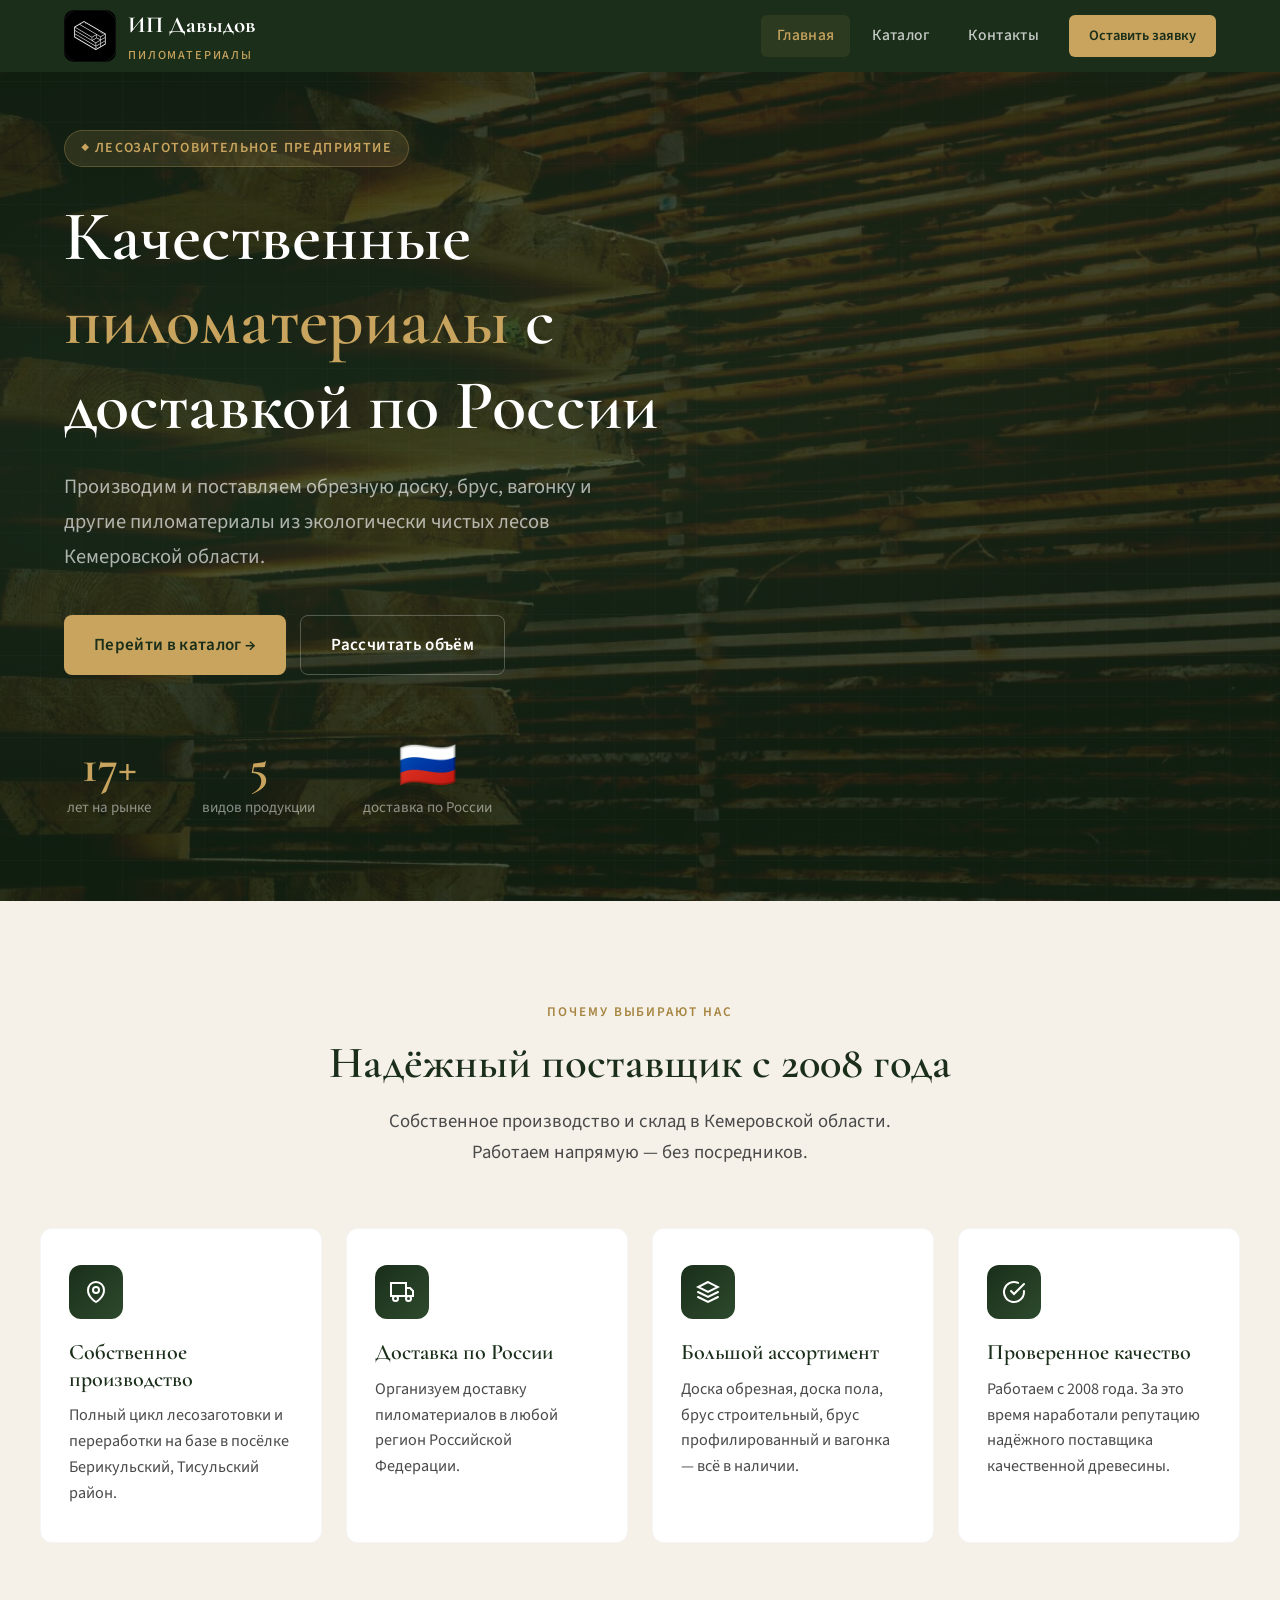
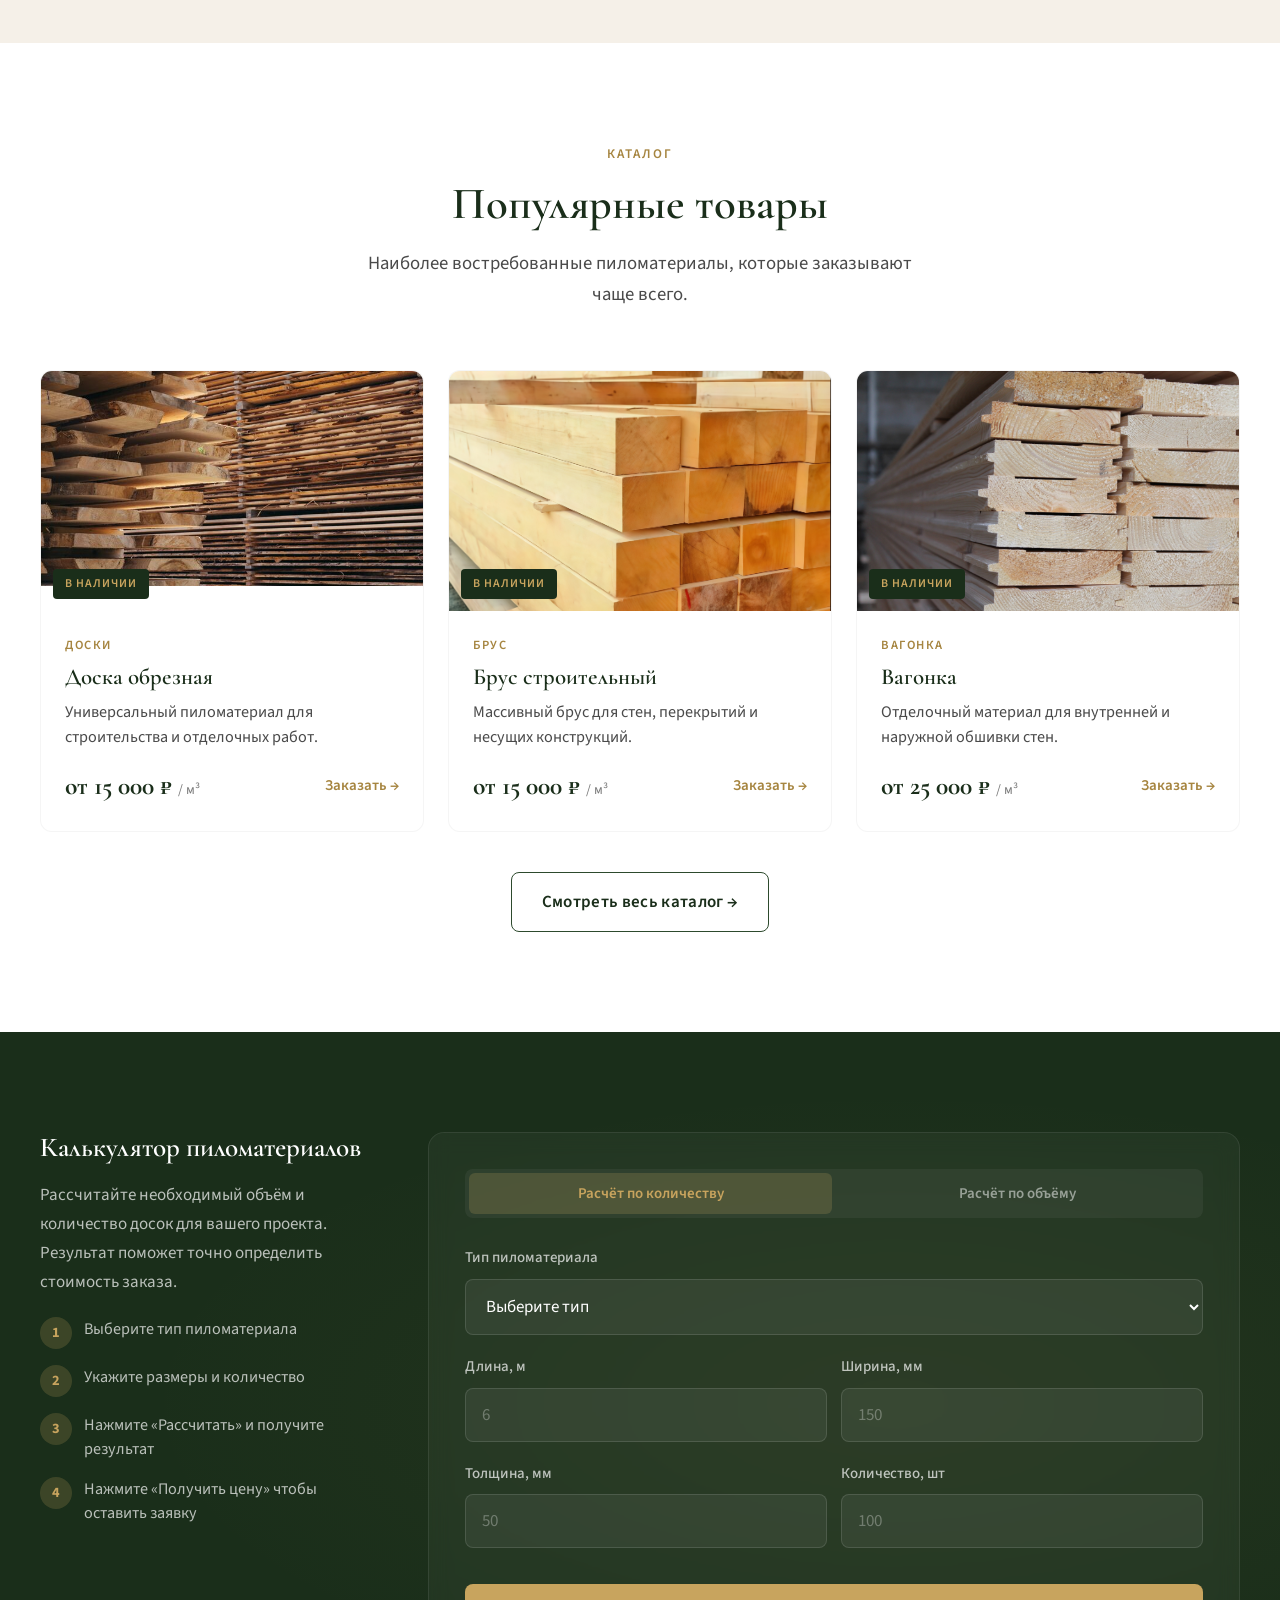
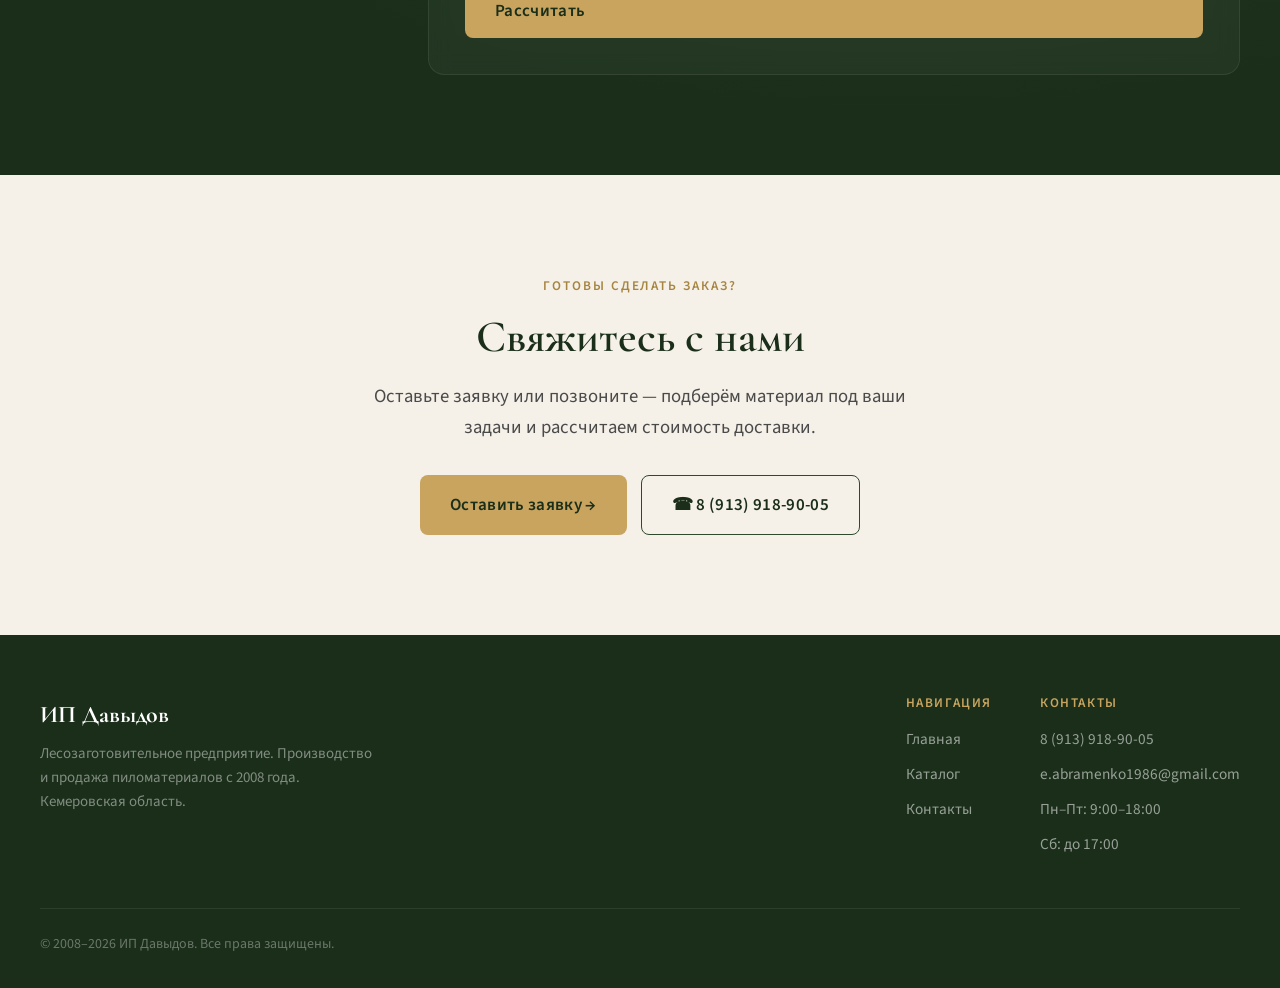
<file: index.html>
<!DOCTYPE html>
<html lang="ru">
<head>
  <meta charset="UTF-8">
  <meta name="viewport" content="width=device-width, initial-scale=1.0">
  <title>ИП Давыдов — Пиломатериалы с 2008 года</title>
  <link rel="stylesheet" href="style.css">
</head>
<body>

  <header class="header" id="header">
    <div class="header-inner">
      <a href="index.html" class="logo-link">
        <img src="logo_fixed.jpg" alt="ИП Давыдов" class="logo-img">
        <div class="logo-text">
          <div class="logo-name">ИП Давыдов</div>
          <div class="logo-sub">Пиломатериалы</div>
        </div>
      </a>
      <div class="header-right" id="headerRight">
        <nav class="nav">
          <a href="index.html" class="active">Главная</a>
          <a href="catalog.html">Каталог</a>
          <a href="contacts.html">Контакты</a>
        </nav>
        <a href="contacts.html" class="header-cta">Оставить заявку</a>
      </div>
      <button class="burger" id="burger" aria-label="Меню">
        <span></span><span></span><span></span>
      </button>
    </div>
  </header>

  <!-- HERO -->
  <section class="hero">
    <div class="hero-bg"></div>
    <div class="hero-pattern"></div>
    <div class="hero-content">
      <div class="hero-badge">&#9670; Лесозаготовительное предприятие</div>
      <h1>Качественные <span>пиломатериалы</span> с доставкой по России</h1>
      <p class="hero-desc">Производим и поставляем обрезную доску, брус, вагонку и другие пиломатериалы из экологически чистых лесов Кемеровской области.</p>
      <div class="hero-actions">
        <a href="catalog.html" class="btn btn-primary">Перейти в каталог &#8594;</a>
        <a href="#calculator" class="btn btn-outline">Рассчитать объём</a>
      </div>
      <div class="hero-stat-row">
        <div class="hero-stat">
          <div class="hero-stat-num">17+</div>
          <div class="hero-stat-label">лет на рынке</div>
        </div>
        <div class="hero-stat">
          <div class="hero-stat-num">5</div>
          <div class="hero-stat-label">видов продукции</div>
        </div>
        <div class="hero-stat">
          <div class="hero-stat-num">&#127479;&#127482;</div>
          <div class="hero-stat-label">доставка по России</div>
        </div>
      </div>
    </div>
  </section>

  <!-- ADVANTAGES -->
  <section class="section">
    <div class="section-inner">
      <div class="section-header fade-in">
        <div class="section-label">Почему выбирают нас</div>
        <h2 class="section-title">Надёжный поставщик с 2008 года</h2>
        <p class="section-desc">Собственное производство и склад в Кемеровской области. Работаем напрямую — без посредников.</p>
      </div>
      <div class="advantages-grid">
        <div class="advantage-card fade-in">
          <div class="advantage-icon"><svg width="24" height="24" fill="none" stroke="white" stroke-width="2" stroke-linecap="round"><path d="M12 22s-8-4.5-8-11.8A8 8 0 0 1 12 2a8 8 0 0 1 8 8.2c0 7.3-8 11.8-8 11.8z"/><circle cx="12" cy="10" r="3"/></svg></div>
          <h3>Собственное производство</h3>
          <p>Полный цикл лесозаготовки и переработки на базе в посёлке Берикульский, Тисульский район.</p>
        </div>
        <div class="advantage-card fade-in">
          <div class="advantage-icon"><svg width="24" height="24" fill="none" stroke="white" stroke-width="2" stroke-linecap="round"><rect x="1" y="3" width="15" height="13"/><polygon points="16 8 20 8 23 11 23 16 16 16 16 8"/><circle cx="5.5" cy="18.5" r="2.5"/><circle cx="18.5" cy="18.5" r="2.5"/></svg></div>
          <h3>Доставка по России</h3>
          <p>Организуем доставку пиломатериалов в любой регион Российской Федерации.</p>
        </div>
        <div class="advantage-card fade-in">
          <div class="advantage-icon"><svg width="24" height="24" fill="none" stroke="white" stroke-width="2" stroke-linecap="round"><path d="M12 2L2 7l10 5 10-5-10-5z"/><path d="M2 17l10 5 10-5"/><path d="M2 12l10 5 10-5"/></svg></div>
          <h3>Большой ассортимент</h3>
          <p>Доска обрезная, доска пола, брус строительный, брус профилированный и вагонка — всё в наличии.</p>
        </div>
        <div class="advantage-card fade-in">
          <div class="advantage-icon"><svg width="24" height="24" fill="none" stroke="white" stroke-width="2" stroke-linecap="round"><path d="M22 11.08V12a10 10 0 1 1-5.93-9.14"/><polyline points="22 4 12 14.01 9 11.01"/></svg></div>
          <h3>Проверенное качество</h3>
          <p>Работаем с 2008 года. За это время наработали репутацию надёжного поставщика качественной древесины.</p>
        </div>
      </div>
    </div>
  </section>

  <!-- ПОПУЛЯРНЫЕ ТОВАРЫ -->
  <section class="section" style="background:var(--white);">
    <div class="section-inner">
      <div class="section-header fade-in">
        <div class="section-label">Каталог</div>
        <h2 class="section-title">Популярные товары</h2>
        <p class="section-desc">Наиболее востребованные пиломатериалы, которые заказывают чаще всего.</p>
      </div>
      <div class="popular-grid">
        <div class="product-card fade-in">
          <div class="product-img">
            <img src="web_img_doska_obrez.jpg" alt="Доска обрезная" loading="lazy">
            <span class="product-img-label">В наличии</span>
          </div> 
          <div class="product-body">
            <div class="product-category">Доски</div>
            <h3 class="product-name">Доска обрезная</h3>
            <p class="product-desc">Универсальный пиломатериал для строительства и отделочных работ.</p>
            <div class="product-footer">
              <div class="product-price">от 15 000 &#8381; <span>/ м³</span></div>
              <a href="contacts.html" class="product-link">Заказать &#8594;</a>
            </div>
          </div>
        </div>
        <div class="product-card fade-in">
          <div class="product-img">
            <img src="Airbrush-IMAGE-ENHANCER-1779359109778-1779359109778.png" alt="Брус строительный" loading="lazy">
            <span class="product-img-label">В наличии</span>
          </div>
          <div class="product-body">
            <div class="product-category">Брус</div>
            <h3 class="product-name">Брус строительный</h3>
            <p class="product-desc">Массивный брус для стен, перекрытий и несущих конструкций.</p>
            <div class="product-footer">
              <div class="product-price">от 15 000 &#8381; <span>/ м³</span></div>
              <a href="contacts.html" class="product-link">Заказать &#8594;</a>
            </div>
          </div>
        </div>
        <div class="product-card fade-in">
          <div class="product-img">
            <img src="Снимок экрана 2026-05-21 в 17.51.27.png" alt="Вагонка" loading="lazy">
            <span class="product-img-label">В наличии</span>
          </div>
          <div class="product-body">
            <div class="product-category">Вагонка</div>
            <h3 class="product-name">Вагонка</h3>
            <p class="product-desc">Отделочный материал для внутренней и наружной обшивки стен.</p>
            <div class="product-footer">
              <div class="product-price">от 25 000 &#8381; <span>/ м³</span></div>
              <a href="contacts.html" class="product-link">Заказать &#8594;</a>
            </div>
          </div>
        </div>
      </div>
      <div style="text-align:center;margin-top:40px;" class="fade-in">
        <a href="catalog.html" class="btn btn-outline-dark">Смотреть весь каталог &#8594;</a>
      </div>
    </div>
  </section>

  <!-- CALCULATOR -->
  <section class="section calc-section" id="calculator">
    <div class="section-inner">
      <div class="calc-layout">
        <div class="calc-info fade-in">
          <h3>Калькулятор пиломатериалов</h3>
          <p>Рассчитайте необходимый объём и количество досок для вашего проекта. Результат поможет точно определить стоимость заказа.</p>
          <ul class="calc-info-steps">
            <li><span class="calc-step-num">1</span> Выберите тип пиломатериала</li>
            <li><span class="calc-step-num">2</span> Укажите размеры и количество</li>
            <li><span class="calc-step-num">3</span> Нажмите «Рассчитать» и получите результат</li>
            <li><span class="calc-step-num">4</span> Нажмите «Получить цену» чтобы оставить заявку</li>
          </ul>
        </div>
        <div class="calc-container fade-in">
          <div class="calc-tabs">
            <button class="calc-tab active" data-mode="count">Расчёт по количеству</button>
            <button class="calc-tab" data-mode="volume">Расчёт по объёму</button>
          </div>
          <div id="calcModeCount">
            <div class="calc-group">
              <label class="calc-label">Тип пиломатериала</label>
              <select class="calc-select" id="calcType">
                <option value="">Выберите тип</option>
                <option value="edged">Доска обрезная</option>
                <option value="floor">Доска пола</option>
                <option value="barConstruction">Брус строительный</option>
                <option value="barProfile">Брус профилированный</option>
                <option value="lining">Вагонка</option>
              </select>
            </div>
            <div class="calc-row">
              <div class="calc-group">
                <label class="calc-label">Длина, м</label>
                <input type="number" class="calc-input" id="calcLength" placeholder="6" step="0.1" min="0.1">
              </div>
              <div class="calc-group">
                <label class="calc-label">Ширина, мм</label>
                <input type="number" class="calc-input" id="calcWidth" placeholder="150" min="1">
              </div>
            </div>
            <div class="calc-row">
              <div class="calc-group">
                <label class="calc-label">Толщина, мм</label>
                <input type="number" class="calc-input" id="calcThick" placeholder="50" min="1">
              </div>
              <div class="calc-group">
                <label class="calc-label">Количество, шт</label>
                <input type="number" class="calc-input" id="calcCount" placeholder="100" min="1">
              </div>
            </div>
            <button class="btn btn-primary calc-btn" id="calcBtn">Рассчитать</button>
          </div>
          <div id="calcModeVolume" style="display:none;">
            <div class="calc-group">
              <label class="calc-label">Тип пиломатериала</label>
              <select class="calc-select" id="calcType2">
                <option value="">Выберите тип</option>
                <option value="edged">Доска обрезная</option>
                <option value="floor">Доска пола</option>
                <option value="barConstruction">Брус строительный</option>
                <option value="barProfile">Брус профилированный</option>
                <option value="lining">Вагонка</option>
              </select>
            </div>
            <div class="calc-row">
              <div class="calc-group">
                <label class="calc-label">Длина, м</label>
                <input type="number" class="calc-input" id="calcLength2" placeholder="6" step="0.1" min="0.1">
              </div>
              <div class="calc-group">
                <label class="calc-label">Ширина, мм</label>
                <input type="number" class="calc-input" id="calcWidth2" placeholder="150" min="1">
              </div>
            </div>
            <div class="calc-row">
              <div class="calc-group">
                <label class="calc-label">Толщина, мм</label>
                <input type="number" class="calc-input" id="calcThick2" placeholder="50" min="1">
              </div>
              <div class="calc-group">
                <label class="calc-label">Нужный объём, м³</label>
                <input type="number" class="calc-input" id="calcVolume2" placeholder="1" step="0.01" min="0.01">
              </div>
            </div>
            <button class="btn btn-primary calc-btn" id="calcBtn2">Рассчитать</button>
          </div>
          <div class="calc-result" id="calcResult">
            <div class="calc-result-title">Результат расчёта</div>
            <div class="calc-result-grid">
              <div class="calc-result-item">
                <div class="calc-result-value" id="resCubic">—</div>
                <div class="calc-result-label">Общий объём, м³</div>
              </div>
              <div class="calc-result-item">
                <div class="calc-result-value" id="resOneCubic">—</div>
                <div class="calc-result-label">Объём 1 доски, м³</div>
              </div>
              <div class="calc-result-item">
                <div class="calc-result-value" id="resPerCubic">—</div>
                <div class="calc-result-label">Досок в 1 м³</div>
              </div>
              <div class="calc-result-item">
                <div class="calc-result-value" id="resCount">—</div>
                <div class="calc-result-label">Количество досок</div>
              </div>
            </div>
          </div>
          <a href="contacts.html" class="calc-price-btn" id="calcPriceBtn">Получить цену &#8594;</a>
        </div>
      </div>
    </div>
  </section>

  <!-- CTA -->
  <section class="section" style="text-align:center;">
    <div class="section-inner fade-in">
      <div class="section-label">Готовы сделать заказ?</div>
      <h2 class="section-title">Свяжитесь с нами</h2>
      <p class="section-desc" style="margin-bottom:32px;">Оставьте заявку или позвоните — подберём материал под ваши задачи и рассчитаем стоимость доставки.</p>
      <div style="display:flex;gap:14px;justify-content:center;flex-wrap:wrap;">
        <a href="contacts.html" class="btn btn-primary">Оставить заявку &#8594;</a>
        <a href="tel:89139189005" class="btn btn-outline-dark">&#9742; 8 (913) 918-90-05</a>
      </div>
    </div>
  </section>

  <footer class="footer">
    <div class="footer-inner">
      <div class="footer-top">
        <div class="footer-brand">
          <div class="footer-brand-name">ИП Давыдов</div>
          <p>Лесозаготовительное предприятие. Производство и продажа пиломатериалов с 2008 года. Кемеровская область.</p>
        </div>
        <div class="footer-links">
          <div class="footer-col">
            <h4>Навигация</h4>
            <a href="index.html">Главная</a>
            <a href="catalog.html">Каталог</a>
            <a href="contacts.html">Контакты</a>
          </div>
          <div class="footer-col">
            <h4>Контакты</h4>
            <a href="tel:89139189005">8 (913) 918-90-05</a>
            <a href="mailto:e.abramenko1986@gmail.com">e.abramenko1986@gmail.com</a>
            <a>Пн–Пт: 9:00–18:00</a>
            <a>Сб: до 17:00</a>
          </div>
        </div>
      </div>
      <div class="footer-bottom">
        <div class="footer-copy">&copy; 2008–2026 ИП Давыдов. Все права защищены.</div>
      </div>
    </div>
  </footer>

  <script src="script.js"></script>
</body>
</html>
</file>
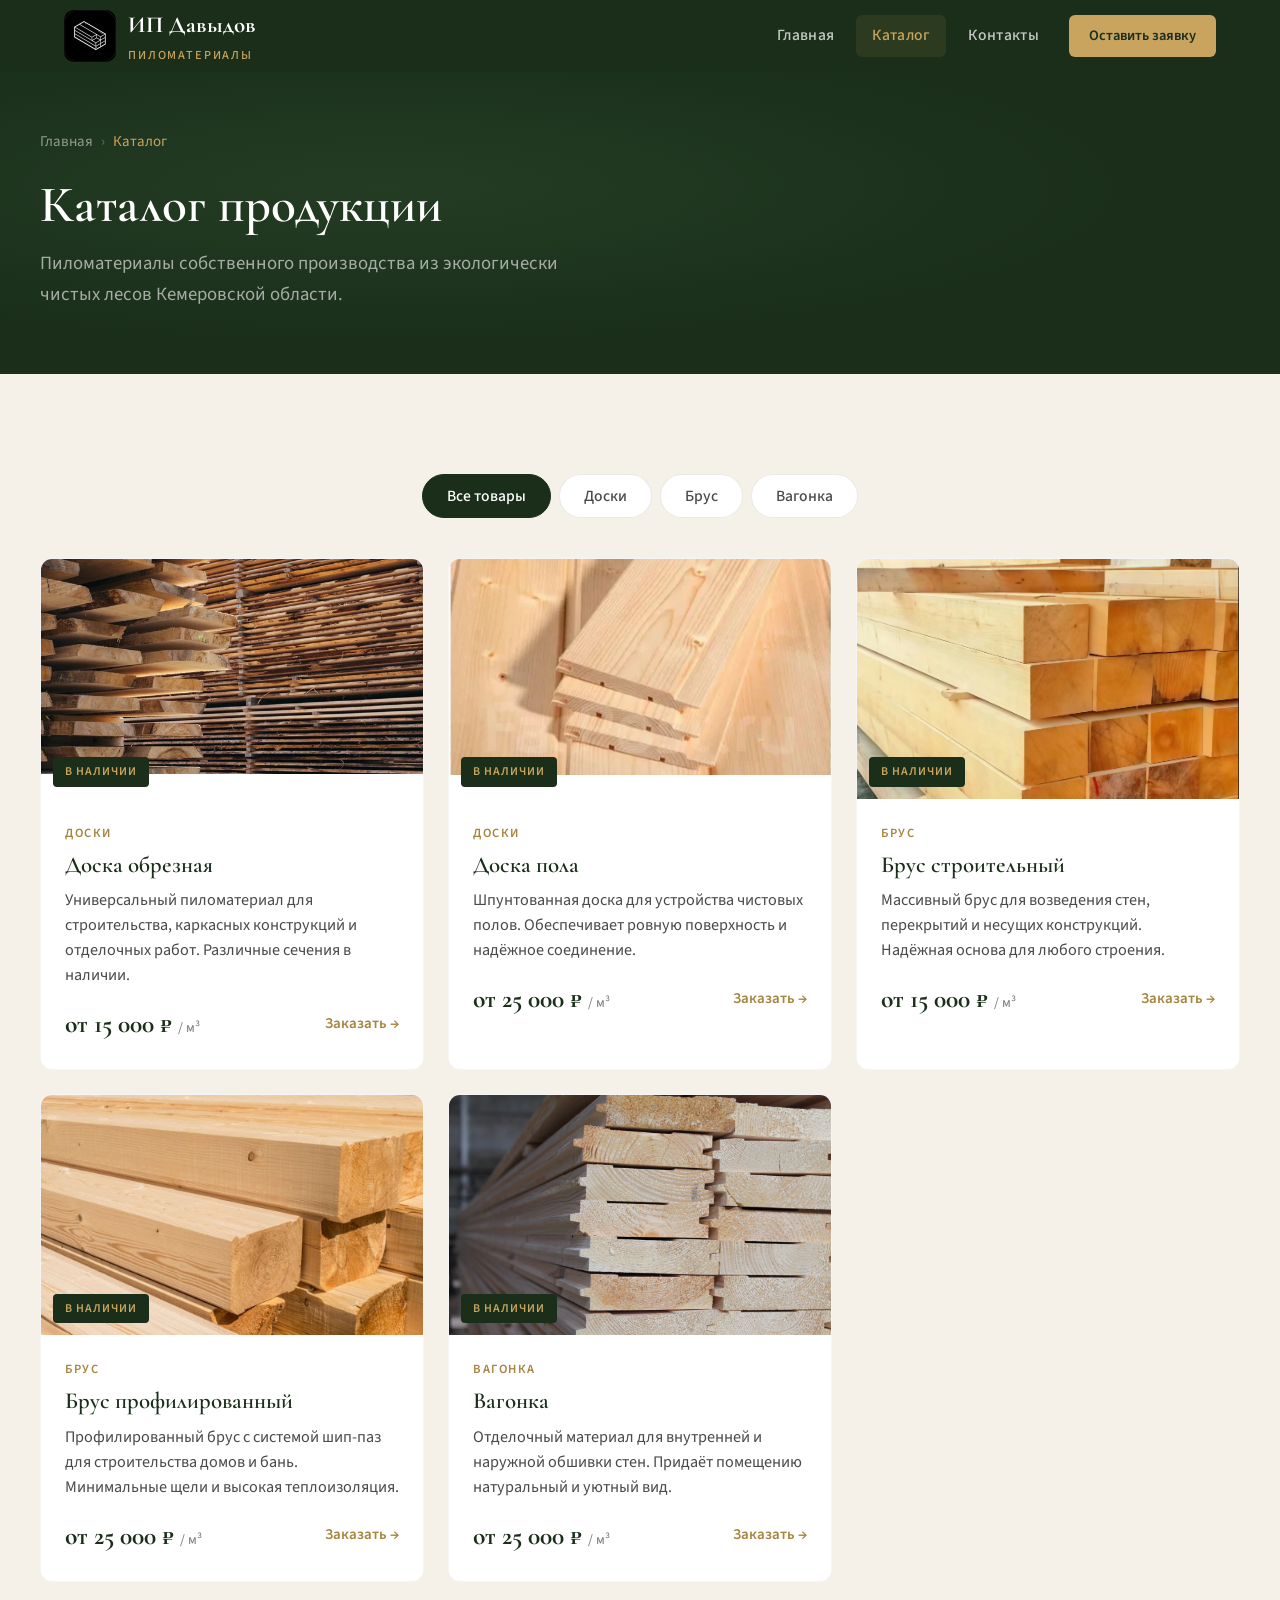
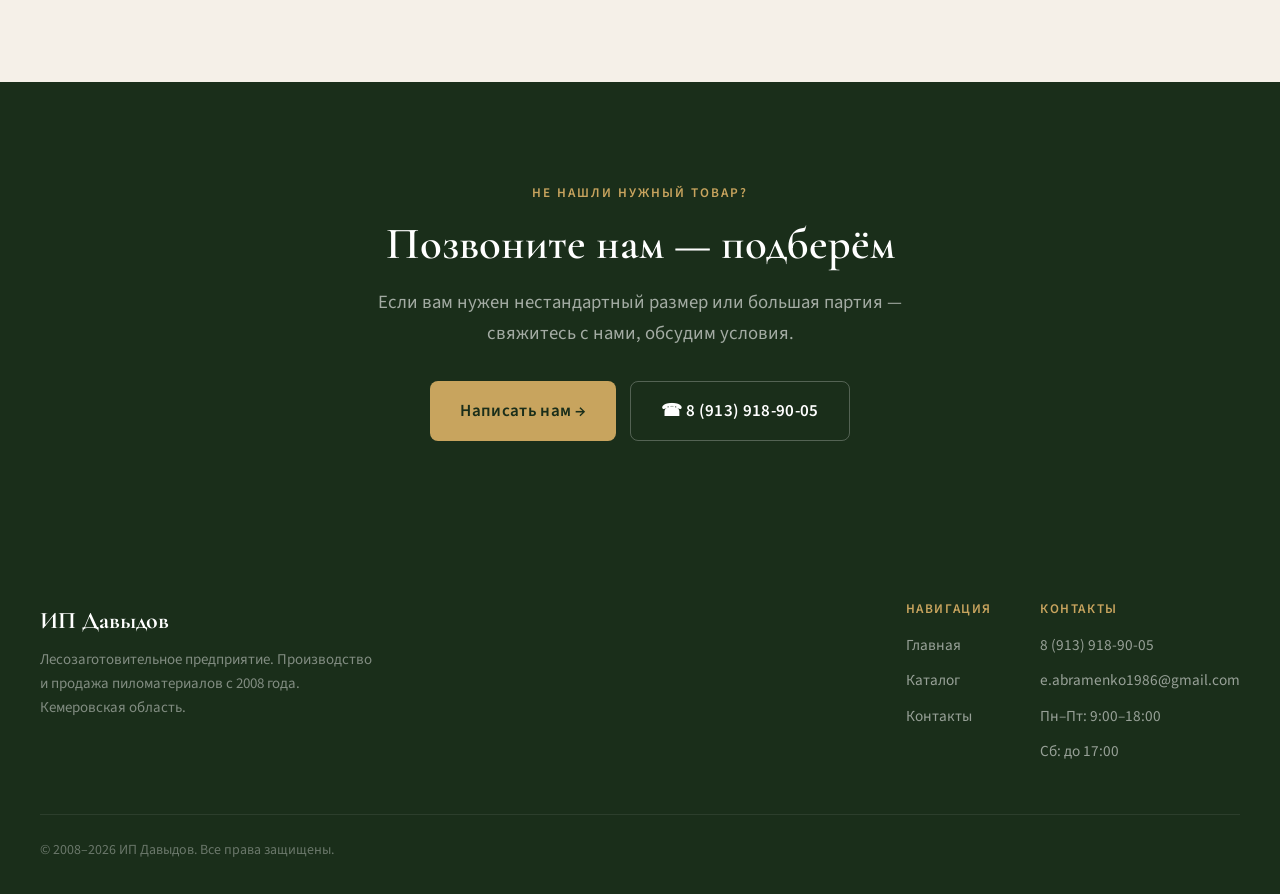
<file: catalog.html>
<!DOCTYPE html>
<html lang="ru">
<head>
  <meta charset="UTF-8">
  <meta name="viewport" content="width=device-width, initial-scale=1.0">
  <title>Каталог — ИП Давыдов</title>
  <link rel="stylesheet" href="style.css">
</head>
<body>

  <header class="header" id="header">
    <div class="header-inner">
      <a href="index.html" class="logo-link">
        <img src="logo_fixed.jpg" alt="ИП Давыдов" class="logo-img">
        <div class="logo-text">
          <div class="logo-name">ИП Давыдов</div>
          <div class="logo-sub">Пиломатериалы</div>
        </div>
      </a>
      <div class="header-right" id="headerRight">
        <nav class="nav">
          <a href="index.html">Главная</a>
          <a href="catalog.html" class="active">Каталог</a>
          <a href="contacts.html">Контакты</a>
        </nav>
        <a href="contacts.html" class="header-cta">Оставить заявку</a>
      </div>
      <button class="burger" id="burger" aria-label="Меню">
        <span></span><span></span><span></span>
      </button>
    </div>
  </header>

  <section class="page-hero">
    <div class="page-hero-inner">
      <div class="breadcrumb">
        <a href="index.html">Главная</a>
        <span>&#8250;</span>
        <span class="current">Каталог</span>
      </div>
      <h1>Каталог продукции</h1>
      <p>Пиломатериалы собственного производства из экологически чистых лесов Кемеровской области.</p>
    </div>
  </section>

  <section class="section">
    <div class="section-inner">
      <div class="catalog-filters fade-in">
        <button class="filter-btn active" data-filter="all">Все товары</button>
        <button class="filter-btn" data-filter="doska">Доски</button>
        <button class="filter-btn" data-filter="brus">Брус</button>
        <button class="filter-btn" data-filter="vagonka">Вагонка</button>
      </div>
      <div class="catalog-grid" id="catalogGrid">

        <div class="product-card fade-in" data-category="doska">
          <div class="product-img">
            <img src="web_img_doska_obrez.jpg" alt="Доска обрезная" loading="lazy">
            <span class="product-img-label">В наличии</span>
          </div>
          <div class="product-body">
            <div class="product-category">Доски</div>
            <h3 class="product-name">Доска обрезная</h3>
            <p class="product-desc">Универсальный пиломатериал для строительства, каркасных конструкций и отделочных работ. Различные сечения в наличии.</p>
            <div class="product-footer">
              <div class="product-price">от 15 000 &#8381; <span>/ м³</span></div>
              <a href="contacts.html" class="product-link">Заказать &#8594;</a>
            </div>
          </div>
        </div>

        <div class="product-card fade-in" data-category="doska">
          <div class="product-img">
            <img src="Снимок экрана 2026-05-21 в 17.50.13.png" alt="Доска пола" loading="lazy">
            <span class="product-img-label">В наличии</span>
          </div>
          <div class="product-body">
            <div class="product-category">Доски</div>
            <h3 class="product-name">Доска пола</h3>
            <p class="product-desc">Шпунтованная доска для устройства чистовых полов. Обеспечивает ровную поверхность и надёжное соединение.</p>
            <div class="product-footer">
              <div class="product-price">от 25 000 &#8381; <span>/ м³</span></div>
              <a href="contacts.html" class="product-link">Заказать &#8594;</a>
            </div>
          </div>
        </div>

        <div class="product-card fade-in" data-category="brus">
          <div class="product-img">
            <img src="Airbrush-IMAGE-ENHANCER-1779359109778-1779359109778.png" alt="Брус строительный" loading="lazy">
            <span class="product-img-label">В наличии</span>
          </div>
          <div class="product-body">
            <div class="product-category">Брус</div>
            <h3 class="product-name">Брус строительный</h3>
            <p class="product-desc">Массивный брус для возведения стен, перекрытий и несущих конструкций. Надёжная основа для любого строения.</p>
            <div class="product-footer">
              <div class="product-price">от 15 000 &#8381; <span>/ м³</span></div>
              <a href="contacts.html" class="product-link">Заказать &#8594;</a>
            </div>
          </div>
        </div>

        <div class="product-card fade-in" data-category="brus">
          <div class="product-img">
            <img src="Снимок экрана 2026-05-21 в 17.19.50.png" alt="Брус профилированный" loading="lazy">
            <span class="product-img-label">В наличии</span>
          </div>
          <div class="product-body">
            <div class="product-category">Брус</div>
            <h3 class="product-name">Брус профилированный</h3>
            <p class="product-desc">Профилированный брус с системой шип-паз для строительства домов и бань. Минимальные щели и высокая теплоизоляция.</p>
            <div class="product-footer">
              <div class="product-price">от 25 000 &#8381; <span>/ м³</span></div>
              <a href="contacts.html" class="product-link">Заказать &#8594;</a>
            </div>
          </div>
        </div>

        <div class="product-card fade-in" data-category="vagonka">
          <div class="product-img">
            <img src="Снимок экрана 2026-05-21 в 17.51.27.png" alt="Вагонка" loading="lazy">
            <span class="product-img-label">В наличии</span>
          </div>
          <div class="product-body">
            <div class="product-category">Вагонка</div>
            <h3 class="product-name">Вагонка</h3>
            <p class="product-desc">Отделочный материал для внутренней и наружной обшивки стен. Придаёт помещению натуральный и уютный вид.</p>
            <div class="product-footer">
              <div class="product-price">от 25 000 &#8381; <span>/ м³</span></div>
              <a href="contacts.html" class="product-link">Заказать &#8594;</a>
            </div>
          </div>
        </div>

      </div>
    </div>
  </section>

  <section class="section" style="text-align:center;background:var(--green-dark);">
    <div class="section-inner fade-in">
      <div class="section-label" style="color:var(--gold);">Не нашли нужный товар?</div>
      <h2 class="section-title" style="color:var(--white);">Позвоните нам — подберём</h2>
      <p class="section-desc" style="color:rgba(255,255,255,.6);margin-bottom:32px;">Если вам нужен нестандартный размер или большая партия — свяжитесь с нами, обсудим условия.</p>
      <div style="display:flex;gap:14px;justify-content:center;flex-wrap:wrap;">
        <a href="contacts.html" class="btn btn-primary">Написать нам &#8594;</a>
        <a href="tel:89139189005" class="btn btn-outline">&#9742; 8 (913) 918-90-05</a>
      </div>
    </div>
  </section>

  <footer class="footer">
    <div class="footer-inner">
      <div class="footer-top">
        <div class="footer-brand">
          <div class="footer-brand-name">ИП Давыдов</div>
          <p>Лесозаготовительное предприятие. Производство и продажа пиломатериалов с 2008 года. Кемеровская область.</p>
        </div>
        <div class="footer-links">
          <div class="footer-col">
            <h4>Навигация</h4>
            <a href="index.html">Главная</a>
            <a href="catalog.html">Каталог</a>
            <a href="contacts.html">Контакты</a>
          </div>
          <div class="footer-col">
            <h4>Контакты</h4>
            <a href="tel:89139189005">8 (913) 918-90-05</a>
            <a href="mailto:e.abramenko1986@gmail.com">e.abramenko1986@gmail.com</a>
            <a>Пн–Пт: 9:00–18:00</a>
            <a>Сб: до 17:00</a>
          </div>
        </div>
      </div>
      <div class="footer-bottom">
        <div class="footer-copy">&copy; 2008–2026 ИП Давыдов. Все права защищены.</div>
      </div>
    </div>
  </footer>

  <script src="script.js"></script>
</body>
</html>
</file>
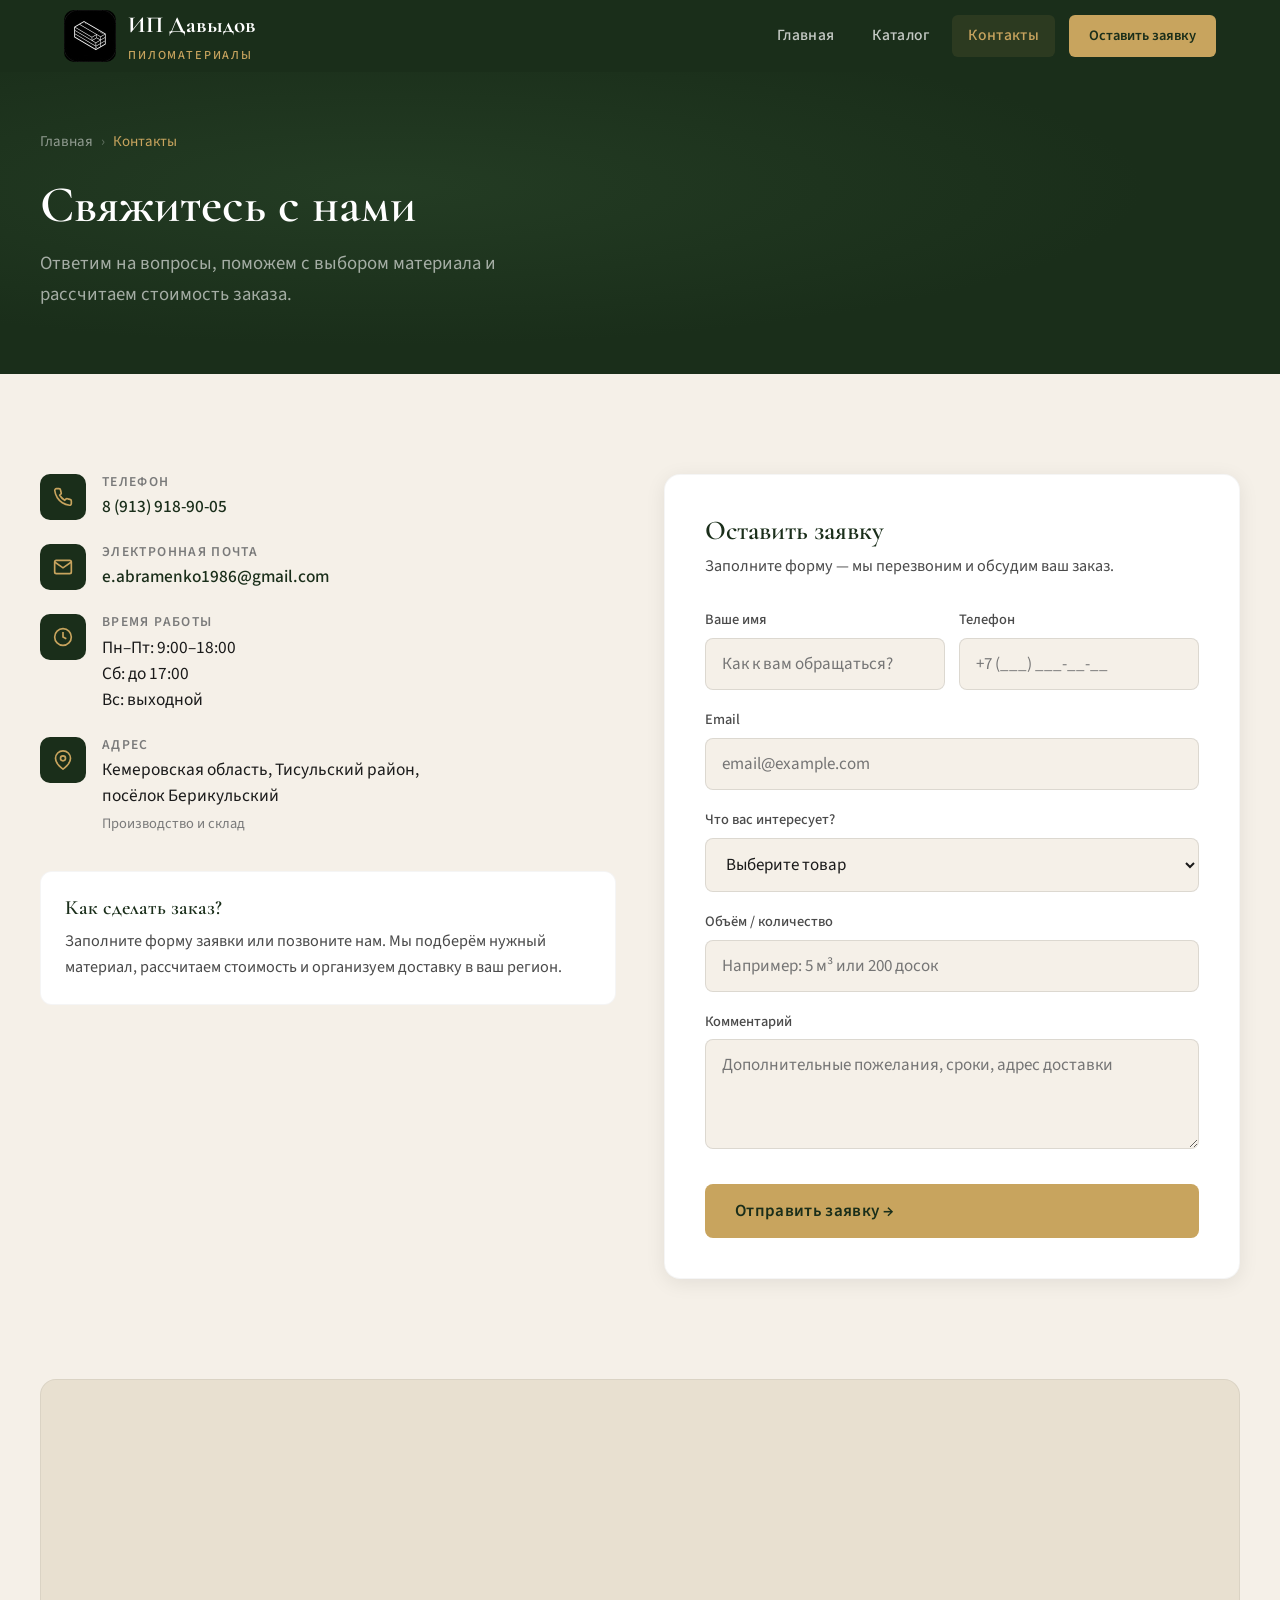
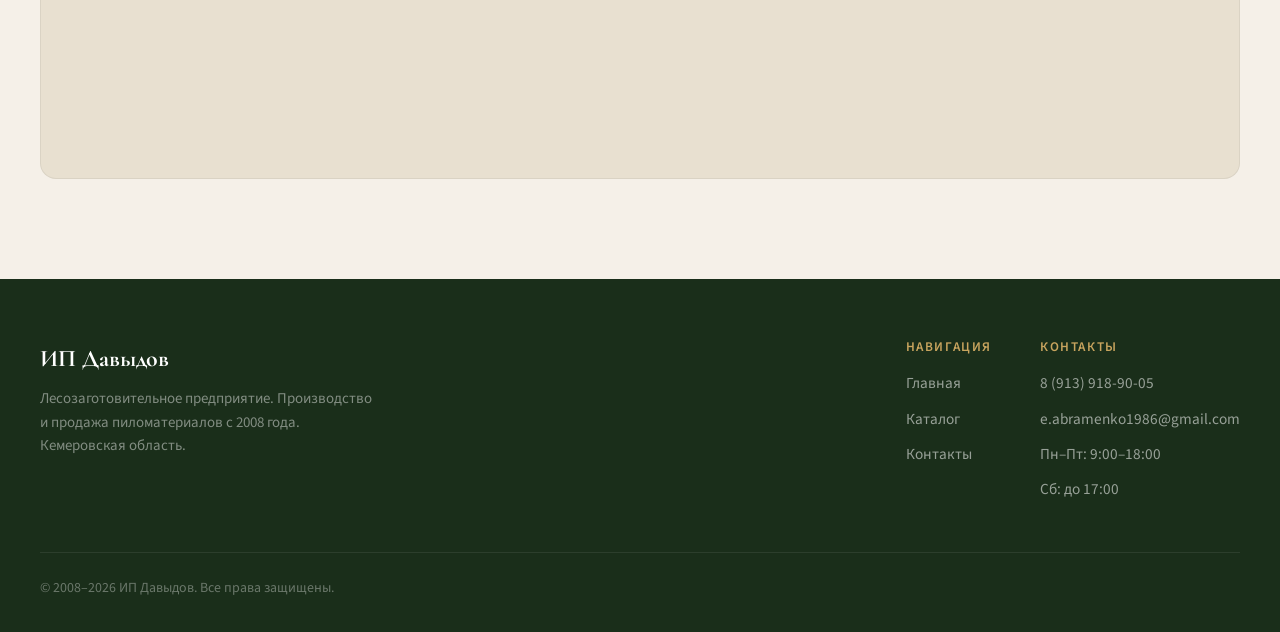
<file: contacts.html>
<!DOCTYPE html>
<html lang="ru">
<head>
  <meta charset="UTF-8">
  <meta name="viewport" content="width=device-width, initial-scale=1.0">
  <title>Контакты — ИП Давыдов</title>
  <link rel="stylesheet" href="style.css">
</head>
<body>

  <header class="header" id="header">
    <div class="header-inner">
      <a href="index.html" class="logo-link">
        <img src="logo_fixed.jpg" alt="ИП Давыдов" class="logo-img">
        <div class="logo-text">
          <div class="logo-name">ИП Давыдов</div>
          <div class="logo-sub">Пиломатериалы</div>
        </div>
      </a>
      <div class="header-right" id="headerRight">
        <nav class="nav">
          <a href="index.html">Главная</a>
          <a href="catalog.html">Каталог</a>
          <a href="contacts.html" class="active">Контакты</a>
        </nav>
        <a href="contacts.html" class="header-cta">Оставить заявку</a>
      </div>
      <button class="burger" id="burger" aria-label="Меню">
        <span></span><span></span><span></span>
      </button>
    </div>
  </header>

  <section class="page-hero">
    <div class="page-hero-inner">
      <div class="breadcrumb">
        <a href="index.html">Главная</a>
        <span>&#8250;</span>
        <span class="current">Контакты</span>
      </div>
      <h1>Свяжитесь с нами</h1>
      <p>Ответим на вопросы, поможем с выбором материала и рассчитаем стоимость заказа.</p>
    </div>
  </section>

  <section class="section">
    <div class="section-inner">
      <div class="contact-grid">
        <div class="contact-info fade-in">

          <div class="contact-block">
            <div class="contact-icon">
              <svg width="20" height="20" fill="none" stroke="currentColor" stroke-width="2" viewBox="0 0 24 24"><path d="M22 16.92v3a2 2 0 0 1-2.18 2 19.79 19.79 0 0 1-8.63-3.07 19.5 19.5 0 0 1-6-6 19.79 19.79 0 0 1-3.07-8.67A2 2 0 0 1 4.11 2h3a2 2 0 0 1 2 1.72c.127.96.361 1.903.7 2.81a2 2 0 0 1-.45 2.11L8.09 9.91a16 16 0 0 0 6 6l1.27-1.27a2 2 0 0 1 2.11-.45c.907.339 1.85.573 2.81.7A2 2 0 0 1 22 16.92z"/></svg>
            </div>
            <div>
              <h4>Телефон</h4>
              <p><a href="tel:89139189005">8 (913) 918-90-05</a></p>
            </div>
          </div>

          <div class="contact-block">
            <div class="contact-icon">
              <svg width="20" height="20" fill="none" stroke="currentColor" stroke-width="2" viewBox="0 0 24 24"><path d="M4 4h16c1.1 0 2 .9 2 2v12c0 1.1-.9 2-2 2H4c-1.1 0-2-.9-2-2V6c0-1.1.9-2 2-2z"/><polyline points="22,6 12,13 2,6"/></svg>
            </div>
            <div>
              <h4>Электронная почта</h4>
              <p><a href="mailto:e.abramenko1986@gmail.com">e.abramenko1986@gmail.com</a></p>
            </div>
          </div>

          <div class="contact-block">
            <div class="contact-icon">
              <svg width="20" height="20" fill="none" stroke="currentColor" stroke-width="2" viewBox="0 0 24 24"><circle cx="12" cy="12" r="10"/><polyline points="12 6 12 12 16 14"/></svg>
            </div>
            <div>
              <h4>Время работы</h4>
              <p>Пн–Пт: 9:00–18:00<br>Сб: до 17:00<br>Вс: выходной</p>
            </div>
          </div>

          <div class="contact-block">
            <div class="contact-icon">
              <svg width="20" height="20" fill="none" stroke="currentColor" stroke-width="2" viewBox="0 0 24 24"><path d="M21 10c0 7-9 13-9 13s-9-6-9-13a9 9 0 0 1 18 0z"/><circle cx="12" cy="10" r="3"/></svg>
            </div>
            <div>
              <h4>Адрес</h4>
              <p>Кемеровская область, Тисульский район,<br>посёлок Берикульский</p>
              <p style="font-size:.85rem;color:var(--text-light);margin-top:4px;">Производство и склад</p>
            </div>
          </div>

          <div style="margin-top:12px;padding:24px;background:var(--white);border-radius:12px;border:1px solid rgba(0,0,0,.04);">
            <h4 style="font-family:'Cormorant Garamond',serif;font-size:1.2rem;color:var(--green-dark);margin-bottom:8px;">Как сделать заказ?</h4>
            <p style="font-size:.95rem;color:var(--text-mid);line-height:1.6;">Заполните форму заявки или позвоните нам. Мы подберём нужный материал, рассчитаем стоимость и организуем доставку в ваш регион.</p>
          </div>

        </div>

        <div class="contact-form-wrap fade-in">
          <h3>Оставить заявку</h3>
          <p>Заполните форму — мы перезвоним и обсудим ваш заказ.</p>
          <div>
            <div class="form-row">
              <div class="form-group">
                <label class="form-label">Ваше имя</label>
                <input type="text" class="form-input" id="formName" placeholder="Как к вам обращаться?">
              </div>
              <div class="form-group">
                <label class="form-label">Телефон</label>
                <input type="tel" class="form-input" id="formPhone" placeholder="+7 (___) ___-__-__">
              </div>
            </div>
            <div class="form-group">
              <label class="form-label">Email</label>
              <input type="email" class="form-input" id="formEmail" placeholder="email@example.com">
            </div>
            <div class="form-group">
              <label class="form-label">Что вас интересует?</label>
              <select class="form-select" id="formProduct">
                <option value="">Выберите товар</option>
                <option>Доска обрезная</option>
                <option>Доска пола</option>
                <option>Брус строительный</option>
                <option>Брус профилированный</option>
                <option>Вагонка</option>
                <option>Несколько позиций</option>
              </select>
            </div>
            <div class="form-group">
              <label class="form-label">Объём / количество</label>
              <input type="text" class="form-input" id="formVolume" placeholder="Например: 5 м³ или 200 досок">
            </div>
            <div class="form-group">
              <label class="form-label">Комментарий</label>
              <textarea class="form-textarea" id="formMsg" placeholder="Дополнительные пожелания, сроки, адрес доставки"></textarea>
            </div>
            <button class="btn btn-primary form-btn" id="formBtn">Отправить заявку &#8594;</button>
            <p id="formSuccess" style="display:none;margin-top:16px;color:var(--green-mid);font-weight:500;text-align:center;">Спасибо! Мы свяжемся с вами в ближайшее время.</p>
          </div>
        </div>
      </div>
    </div>
  </section>

  <section class="map-section">
    <div class="map-wrap fade-in">
      <iframe src="https://www.google.com/maps/embed?pb=!1m18!1m12!1m3!1d10000!2d88.1!3d55.8!2m3!1f0!2f0!3f0!3m2!1i1024!2i768!4f13.1!3m3!1m2!1s0x42d0c36c86b80ecf%3A0x5e0e8a0e6e0e8a0e!2z0L_QvtGB0ZHQu9C-0Log0JHQtdGA0LjQutGD0LvRjNGB0LrQuNC5!5e0!3m2!1sru!2sru!4v1" allowfullscreen loading="lazy"></iframe>
    </div>
  </section>

  <footer class="footer">
    <div class="footer-inner">
      <div class="footer-top">
        <div class="footer-brand">
          <div class="footer-brand-name">ИП Давыдов</div>
          <p>Лесозаготовительное предприятие. Производство и продажа пиломатериалов с 2008 года. Кемеровская область.</p>
        </div>
        <div class="footer-links">
          <div class="footer-col">
            <h4>Навигация</h4>
            <a href="index.html">Главная</a>
            <a href="catalog.html">Каталог</a>
            <a href="contacts.html">Контакты</a>
          </div>
          <div class="footer-col">
            <h4>Контакты</h4>
            <a href="tel:89139189005">8 (913) 918-90-05</a>
            <a href="mailto:e.abramenko1986@gmail.com">e.abramenko1986@gmail.com</a>
            <a>Пн–Пт: 9:00–18:00</a>
            <a>Сб: до 17:00</a>
          </div>
        </div>
      </div>
      <div class="footer-bottom">
        <div class="footer-copy">&copy; 2008–2026 ИП Давыдов. Все права защищены.</div>
      </div>
    </div>
  </footer>

  <script src="script.js"></script>
</body>
</html>
</file>
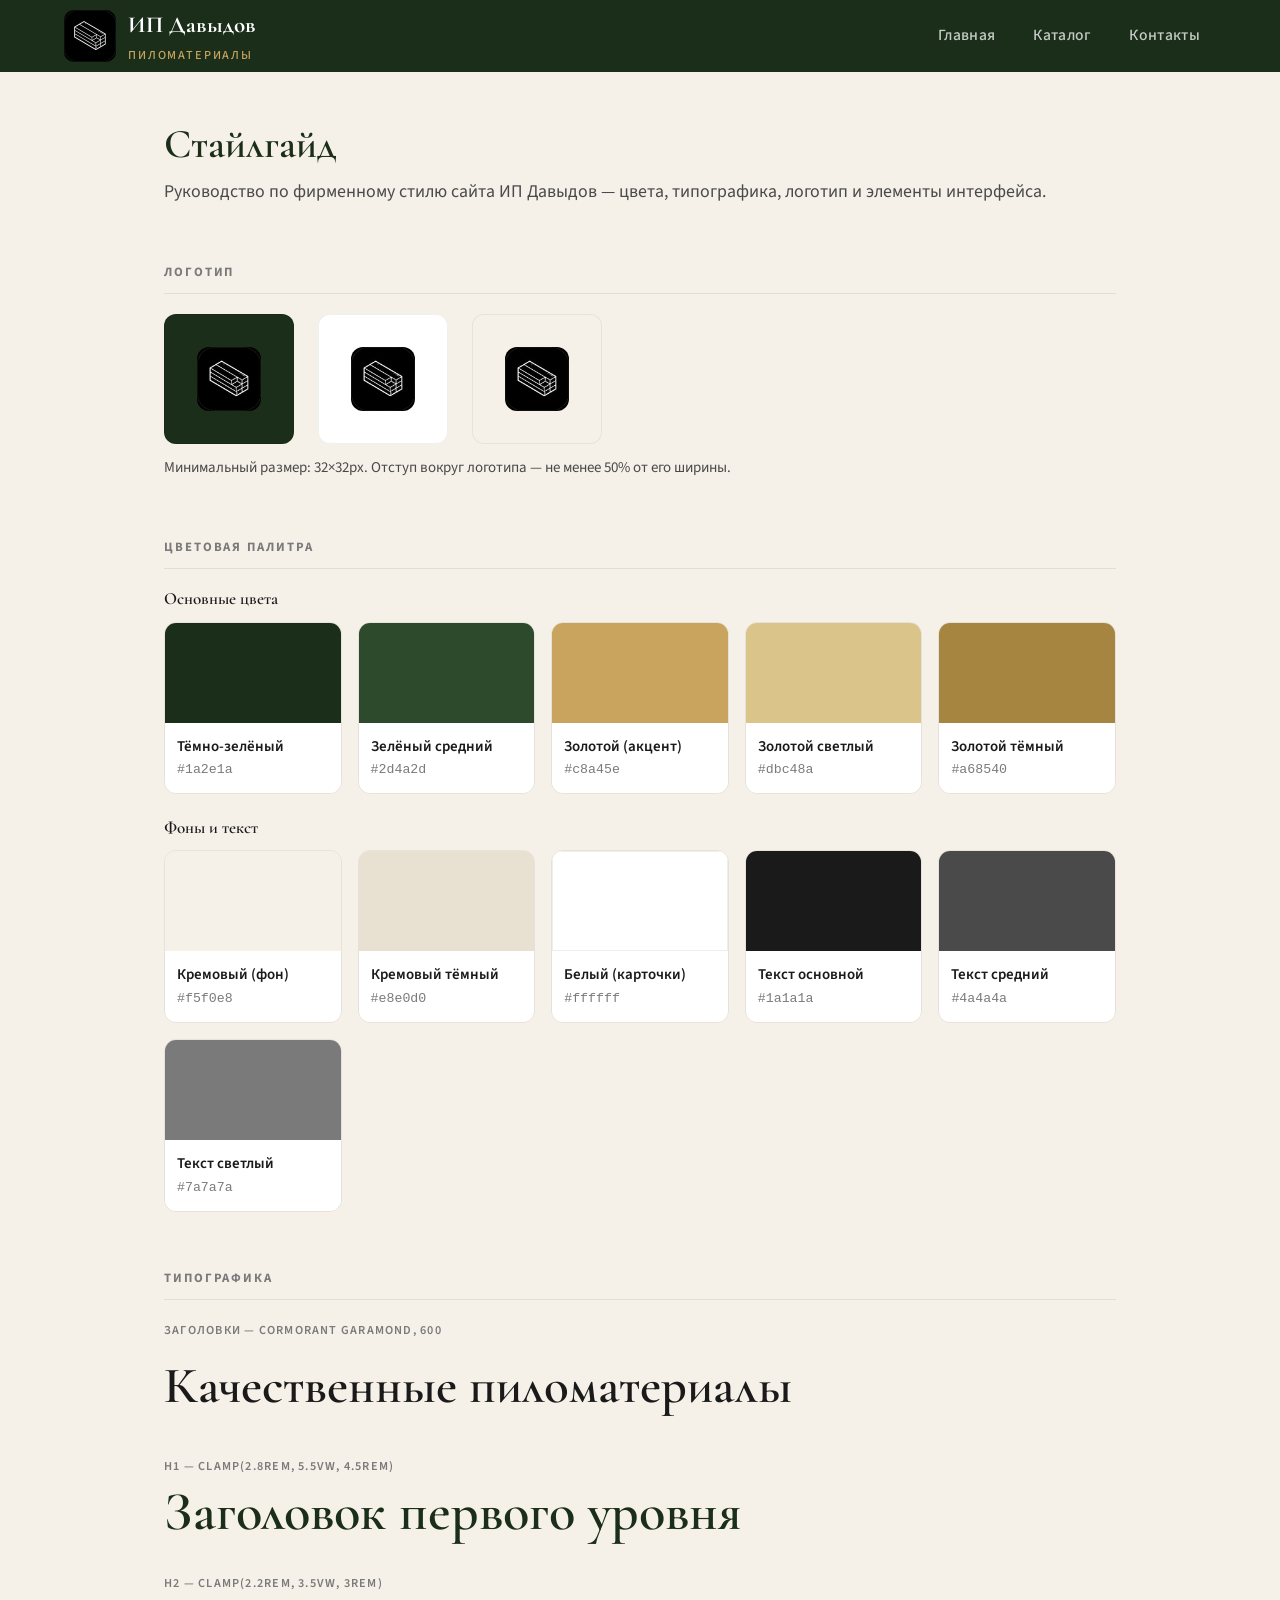
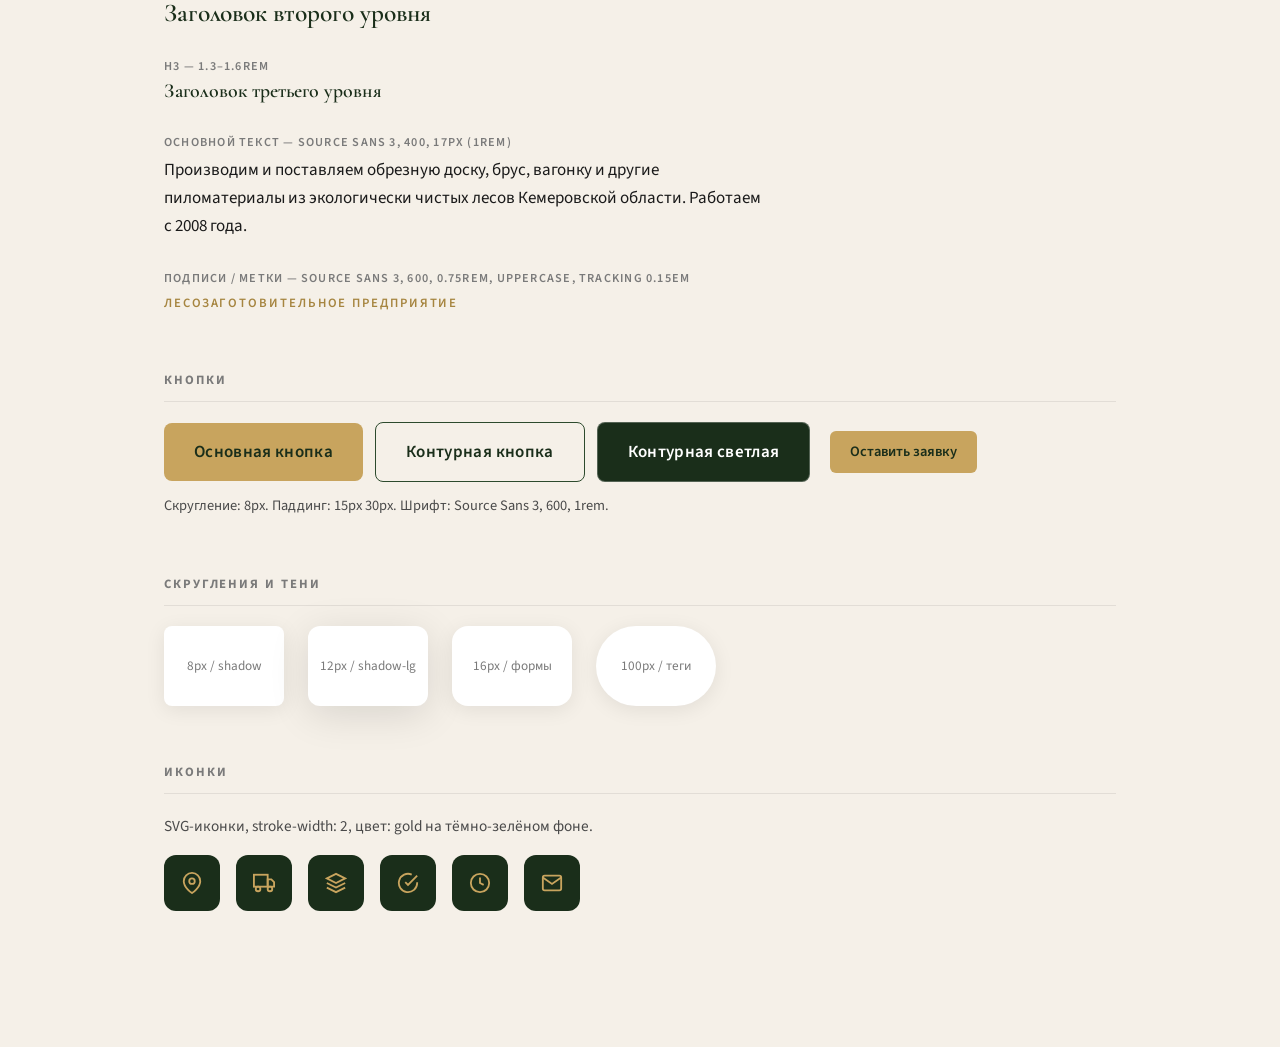
<file: styleguide.html>
<!DOCTYPE html>
<html lang="ru">
<head>
  <meta charset="UTF-8">
  <meta name="viewport" content="width=device-width, initial-scale=1.0">
  <title>Стайлгайд — ИП Давыдов</title>
  <link rel="stylesheet" href="style.css">
  <style>
    .sg{max-width:1000px;margin:0 auto;padding:120px 24px 80px}
    .sg h1{font-size:2.4rem;color:var(--green-dark);margin-bottom:8px}
    .sg>p{color:var(--text-mid);font-size:1.05rem;margin-bottom:56px}
    .sg-section{margin-bottom:56px}
    .sg-section-title{font-family:'Source Sans 3',sans-serif;font-size:.75rem;font-weight:700;text-transform:uppercase;letter-spacing:.15em;color:var(--text-light);margin-bottom:20px;padding-bottom:10px;border-bottom:1px solid rgba(0,0,0,.08)}
    .sg-colors{display:grid;grid-template-columns:repeat(auto-fill,minmax(160px,1fr));gap:16px}
    .sg-color{border-radius:12px;overflow:hidden;border:1px solid rgba(0,0,0,.06)}
    .sg-color-box{height:100px}
    .sg-color-info{padding:12px;background:var(--white)}
    .sg-color-name{font-size:.88rem;font-weight:600;color:var(--text-dark)}
    .sg-color-hex{font-size:.78rem;color:var(--text-light);font-family:monospace}
    .sg-type-row{margin-bottom:28px}
    .sg-type-label{font-family:'Source Sans 3',sans-serif;font-size:.72rem;font-weight:600;text-transform:uppercase;letter-spacing:.1em;color:var(--text-light);margin-bottom:4px}
    .sg-type-sample{color:var(--text-dark)}
    .sg-logo-grid{display:flex;gap:24px;flex-wrap:wrap;align-items:center}
    .sg-logo-card{padding:32px;border-radius:12px;display:flex;align-items:center;justify-content:center;border:1px solid rgba(0,0,0,.06)}
    .sg-logo-card img{width:64px;height:64px;border-radius:12px}
    .sg-logo-card.dark{background:var(--green-dark)}
    .sg-logo-card.light{background:var(--white)}
    .sg-logo-card.cream{background:var(--cream)}
    .sg-btn-row{display:flex;gap:12px;flex-wrap:wrap;align-items:center}
    .sg-spacing{display:flex;gap:8px;flex-wrap:wrap}
    .sg-spacing-box{display:flex;flex-direction:column;align-items:center;gap:4px}
    .sg-spacing-visual{background:var(--gold);opacity:.3;border-radius:4px}
    .sg-spacing-label{font-size:.7rem;color:var(--text-light);font-family:monospace}
    .sg-icons{display:flex;gap:16px;flex-wrap:wrap}
    .sg-icon-item{width:56px;height:56px;border-radius:12px;background:var(--green-dark);display:flex;align-items:center;justify-content:center;color:var(--gold)}
  </style>
</head>
<body>

  <header class="header" id="header">
    <div class="header-inner">
      <a href="index.html" class="logo-link">
        <img src="logo_fixed.jpg" alt="ИП Давыдов" class="logo-img">
        <div class="logo-text">
          <div class="logo-name">ИП Давыдов</div>
          <div class="logo-sub">Пиломатериалы</div>
        </div>
      </a>
      <div class="header-right" id="headerRight">
        <nav class="nav">
          <a href="index.html">Главная</a>
          <a href="catalog.html">Каталог</a>
          <a href="contacts.html">Контакты</a>
        </nav>
      </div>
      <button class="burger" id="burger" aria-label="Меню">
        <span></span><span></span><span></span>
      </button>
    </div>
  </header>

  <div class="sg">
    <h1>Стайлгайд</h1>
    <p>Руководство по фирменному стилю сайта ИП Давыдов — цвета, типографика, логотип и элементы интерфейса.</p>

    <!-- LOGO -->
    <div class="sg-section">
      <div class="sg-section-title">Логотип</div>
      <div class="sg-logo-grid">
        <div class="sg-logo-card dark">
          <img src="logo_fixed.jpg" alt="Логотип на тёмном фоне">
        </div>
        <div class="sg-logo-card light">
          <img src="logo_fixed.jpg" alt="Логотип на светлом фоне">
        </div>
        <div class="sg-logo-card cream">
          <img src="logo_fixed.jpg" alt="Логотип на кремовом фоне">
        </div>
      </div>
      <p style="margin-top:12px;font-size:.88rem;color:var(--text-mid);">Минимальный размер: 32×32px. Отступ вокруг логотипа — не менее 50% от его ширины.</p>
    </div>

    <!-- COLORS -->
    <div class="sg-section">
      <div class="sg-section-title">Цветовая палитра</div>
      <h4 style="font-size:1rem;margin-bottom:12px;">Основные цвета</h4>
      <div class="sg-colors" style="margin-bottom:24px;">
        <div class="sg-color">
          <div class="sg-color-box" style="background:#1a2e1a"></div>
          <div class="sg-color-info"><div class="sg-color-name">Тёмно-зелёный</div><div class="sg-color-hex">#1a2e1a</div></div>
        </div>
        <div class="sg-color">
          <div class="sg-color-box" style="background:#2d4a2d"></div>
          <div class="sg-color-info"><div class="sg-color-name">Зелёный средний</div><div class="sg-color-hex">#2d4a2d</div></div>
        </div>
        <div class="sg-color">
          <div class="sg-color-box" style="background:#c8a45e"></div>
          <div class="sg-color-info"><div class="sg-color-name">Золотой (акцент)</div><div class="sg-color-hex">#c8a45e</div></div>
        </div>
        <div class="sg-color">
          <div class="sg-color-box" style="background:#dbc48a"></div>
          <div class="sg-color-info"><div class="sg-color-name">Золотой светлый</div><div class="sg-color-hex">#dbc48a</div></div>
        </div>
        <div class="sg-color">
          <div class="sg-color-box" style="background:#a68540"></div>
          <div class="sg-color-info"><div class="sg-color-name">Золотой тёмный</div><div class="sg-color-hex">#a68540</div></div>
        </div>
      </div>
      <h4 style="font-size:1rem;margin-bottom:12px;">Фоны и текст</h4>
      <div class="sg-colors">
        <div class="sg-color">
          <div class="sg-color-box" style="background:#f5f0e8"></div>
          <div class="sg-color-info"><div class="sg-color-name">Кремовый (фон)</div><div class="sg-color-hex">#f5f0e8</div></div>
        </div>
        <div class="sg-color">
          <div class="sg-color-box" style="background:#e8e0d0"></div>
          <div class="sg-color-info"><div class="sg-color-name">Кремовый тёмный</div><div class="sg-color-hex">#e8e0d0</div></div>
        </div>
        <div class="sg-color">
          <div class="sg-color-box" style="background:#ffffff;border:1px solid #eee"></div>
          <div class="sg-color-info"><div class="sg-color-name">Белый (карточки)</div><div class="sg-color-hex">#ffffff</div></div>
        </div>
        <div class="sg-color">
          <div class="sg-color-box" style="background:#1a1a1a"></div>
          <div class="sg-color-info"><div class="sg-color-name">Текст основной</div><div class="sg-color-hex">#1a1a1a</div></div>
        </div>
        <div class="sg-color">
          <div class="sg-color-box" style="background:#4a4a4a"></div>
          <div class="sg-color-info"><div class="sg-color-name">Текст средний</div><div class="sg-color-hex">#4a4a4a</div></div>
        </div>
        <div class="sg-color">
          <div class="sg-color-box" style="background:#7a7a7a"></div>
          <div class="sg-color-info"><div class="sg-color-name">Текст светлый</div><div class="sg-color-hex">#7a7a7a</div></div>
        </div>
      </div>
    </div>

    <!-- TYPOGRAPHY -->
    <div class="sg-section">
      <div class="sg-section-title">Типографика</div>
      <div class="sg-type-row">
        <div class="sg-type-label">Заголовки — Cormorant Garamond, 600</div>
        <div class="sg-type-sample" style="font-family:'Cormorant Garamond',serif;font-size:3rem;font-weight:600;">Качественные пиломатериалы</div>
      </div>
      <div class="sg-type-row">
        <div class="sg-type-label">H1 — clamp(2.8rem, 5.5vw, 4.5rem)</div>
        <h1 style="font-size:3.2rem;color:var(--green-dark);">Заголовок первого уровня</h1>
      </div>
      <div class="sg-type-row">
        <div class="sg-type-label">H2 — clamp(2.2rem, 3.5vw, 3rem)</div>
        <h2 style="color:var(--green-dark);">Заголовок второго уровня</h2>
      </div>
      <div class="sg-type-row">
        <div class="sg-type-label">H3 — 1.3–1.6rem</div>
        <h3 style="color:var(--green-dark);">Заголовок третьего уровня</h3>
      </div>
      <div class="sg-type-row">
        <div class="sg-type-label">Основной текст — Source Sans 3, 400, 17px (1rem)</div>
        <p class="sg-type-sample" style="font-size:1rem;max-width:600px;">Производим и поставляем обрезную доску, брус, вагонку и другие пиломатериалы из экологически чистых лесов Кемеровской области. Работаем с 2008 года.</p>
      </div>
      <div class="sg-type-row">
        <div class="sg-type-label">Подписи / метки — Source Sans 3, 600, 0.75rem, uppercase, tracking 0.15em</div>
        <div style="font-size:.75rem;font-weight:600;text-transform:uppercase;letter-spacing:.15em;color:var(--gold-dark);">Лесозаготовительное предприятие</div>
      </div>
    </div>

    <!-- BUTTONS -->
    <div class="sg-section">
      <div class="sg-section-title">Кнопки</div>
      <div class="sg-btn-row">
        <a class="btn btn-primary">Основная кнопка</a>
        <a class="btn btn-outline-dark">Контурная кнопка</a>
        <a class="btn btn-outline" style="background:var(--green-dark);">Контурная светлая</a>
        <a class="header-cta" style="display:inline-flex;">Оставить заявку</a>
      </div>
      <p style="margin-top:12px;font-size:.85rem;color:var(--text-mid);">Скругление: 8px. Паддинг: 15px 30px. Шрифт: Source Sans 3, 600, 1rem.</p>
    </div>

    <!-- RADIUS & SHADOWS -->
    <div class="sg-section">
      <div class="sg-section-title">Скругления и тени</div>
      <div style="display:flex;gap:24px;flex-wrap:wrap;">
        <div style="width:120px;height:80px;background:var(--white);border-radius:8px;box-shadow:0 4px 20px rgba(0,0,0,0.08);display:flex;align-items:center;justify-content:center;font-size:.78rem;color:var(--text-light);">8px / shadow</div>
        <div style="width:120px;height:80px;background:var(--white);border-radius:12px;box-shadow:0 8px 40px rgba(0,0,0,0.12);display:flex;align-items:center;justify-content:center;font-size:.78rem;color:var(--text-light);">12px / shadow-lg</div>
        <div style="width:120px;height:80px;background:var(--white);border-radius:16px;box-shadow:0 4px 20px rgba(0,0,0,0.08);display:flex;align-items:center;justify-content:center;font-size:.78rem;color:var(--text-light);">16px / формы</div>
        <div style="width:120px;height:80px;background:var(--white);border-radius:100px;box-shadow:0 4px 20px rgba(0,0,0,0.08);display:flex;align-items:center;justify-content:center;font-size:.78rem;color:var(--text-light);">100px / теги</div>
      </div>
    </div>

    <!-- ICONS -->
    <div class="sg-section">
      <div class="sg-section-title">Иконки</div>
      <p style="font-size:.9rem;color:var(--text-mid);margin-bottom:16px;">SVG-иконки, stroke-width: 2, цвет: gold на тёмно-зелёном фоне.</p>
      <div class="sg-icons">
        <div class="sg-icon-item"><svg width="22" height="22" fill="none" stroke="currentColor" stroke-width="2" viewBox="0 0 24 24"><path d="M21 10c0 7-9 13-9 13s-9-6-9-13a9 9 0 0 1 18 0z"/><circle cx="12" cy="10" r="3"/></svg></div>
        <div class="sg-icon-item"><svg width="22" height="22" fill="none" stroke="currentColor" stroke-width="2" viewBox="0 0 24 24"><rect x="1" y="3" width="15" height="13"/><polygon points="16 8 20 8 23 11 23 16 16 16 16 8"/><circle cx="5.5" cy="18.5" r="2.5"/><circle cx="18.5" cy="18.5" r="2.5"/></svg></div>
        <div class="sg-icon-item"><svg width="22" height="22" fill="none" stroke="currentColor" stroke-width="2" viewBox="0 0 24 24"><path d="M12 2L2 7l10 5 10-5-10-5z"/><path d="M2 17l10 5 10-5"/><path d="M2 12l10 5 10-5"/></svg></div>
        <div class="sg-icon-item"><svg width="22" height="22" fill="none" stroke="currentColor" stroke-width="2" viewBox="0 0 24 24"><path d="M22 11.08V12a10 10 0 1 1-5.93-9.14"/><polyline points="22 4 12 14.01 9 11.01"/></svg></div>
        <div class="sg-icon-item"><svg width="22" height="22" fill="none" stroke="currentColor" stroke-width="2" viewBox="0 0 24 24"><circle cx="12" cy="12" r="10"/><polyline points="12 6 12 12 16 14"/></svg></div>
        <div class="sg-icon-item"><svg width="22" height="22" fill="none" stroke="currentColor" stroke-width="2" viewBox="0 0 24 24"><path d="M4 4h16c1.1 0 2 .9 2 2v12c0 1.1-.9 2-2 2H4c-1.1 0-2-.9-2-2V6c0-1.1.9-2 2-2z"/><polyline points="22,6 12,13 2,6"/></svg></div>
      </div>
    </div>

  </div>

  <script src="script.js"></script>
</body>
</html>
</file>
<file: style.css>
@import url('https://fonts.googleapis.com/css2?family=Cormorant+Garamond:wght@400;500;600;700&family=Source+Sans+3:wght@300;400;500;600;700&display=swap');

:root {
  --green-dark: #1a2e1a;
  --green-mid: #2d4a2d;
  --green-light: #3d6b3d;
  --gold: #c8a45e;
  --gold-light: #dbc48a;
  --gold-dark: #a68540;
  --cream: #f5f0e8;
  --cream-dark: #e8e0d0;
  --text-dark: #1a1a1a;
  --text-mid: #4a4a4a;
  --text-light: #7a7a7a;
  --white: #ffffff;
  --shadow: 0 4px 20px rgba(0,0,0,0.08);
  --shadow-lg: 0 8px 40px rgba(0,0,0,0.12);
  --radius: 8px;
  --transition: 0.3s cubic-bezier(0.4, 0, 0.2, 1);
}
*,*::before,*::after{margin:0;padding:0;box-sizing:border-box}
html{scroll-behavior:smooth;font-size:17px}
body{font-family:'Source Sans 3',sans-serif;color:var(--text-dark);background:var(--cream);line-height:1.65;-webkit-font-smoothing:antialiased}
h1,h2,h3,h4{font-family:'Cormorant Garamond',serif;font-weight:600;line-height:1.2}
a{text-decoration:none;color:inherit;transition:color var(--transition)}
img{max-width:100%;display:block}

/* HEADER */
.header{position:fixed;top:0;left:0;right:0;z-index:1000;background:var(--green-dark);transition:box-shadow var(--transition)}
.header.scrolled{box-shadow:0 2px 20px rgba(0,0,0,0.3)}
.header-inner{max-width:1200px;margin:0 auto;padding:0 24px;display:flex;align-items:center;justify-content:space-between;height:72px}
.logo-link{display:flex;align-items:center;gap:12px}
.logo-img{width:52px;height:52px;border-radius:10px;object-fit:cover;background:var(--green-dark)}
.logo-text{display:flex;flex-direction:column}
.logo-name{font-family:'Cormorant Garamond',serif;font-size:1.35rem;font-weight:700;color:var(--white);letter-spacing:.02em}
.logo-sub{font-size:.72rem;color:var(--gold);letter-spacing:.15em;text-transform:uppercase;font-weight:500}
.header-right{display:flex;align-items:center;gap:6px}
.nav{display:flex;align-items:center;gap:6px}
.nav a{padding:8px 16px;font-size:.92rem;font-weight:500;color:rgba(255,255,255,.75);border-radius:6px;transition:all var(--transition);letter-spacing:.02em}
.nav a:hover{color:var(--white);background:rgba(255,255,255,.08)}
.nav a.active{color:var(--gold);background:rgba(200,164,94,.1)}
.header-cta{display:inline-flex;align-items:center;padding:9px 20px;font-size:.85rem;font-weight:600;font-family:'Source Sans 3',sans-serif;background:var(--gold);color:var(--green-dark);border:none;border-radius:6px;cursor:pointer;transition:all var(--transition);margin-left:8px;white-space:nowrap}
.header-cta:hover{background:var(--gold-light);transform:translateY(-1px)}
.burger{display:none;flex-direction:column;gap:5px;cursor:pointer;padding:8px;background:none;border:none;z-index:1001}
.burger span{display:block;width:24px;height:2px;background:var(--white);border-radius:2px;transition:all var(--transition)}

/* HERO */
.hero{position:relative;min-height:92vh;display:flex;align-items:center;background:var(--green-dark);overflow:hidden}
.hero-bg{position:absolute;inset:0;background:url('hero_bg.jpg') center/cover no-repeat;opacity:.35}
.hero::before{content:'';position:absolute;inset:0;background:radial-gradient(ellipse at 20% 50%,rgba(45,74,45,.6) 0%,transparent 60%),radial-gradient(ellipse at 80% 30%,rgba(200,164,94,.08) 0%,transparent 50%)}
.hero-pattern{position:absolute;inset:0;opacity:.03;background-image:repeating-linear-gradient(0deg,transparent,transparent 40px,rgba(255,255,255,.5) 40px,rgba(255,255,255,.5) 41px),repeating-linear-gradient(90deg,transparent,transparent 40px,rgba(255,255,255,.5) 40px,rgba(255,255,255,.5) 41px)}
.hero-content{position:relative;max-width:1200px;margin:0 auto;padding:130px 24px 80px;width:100%}
.hero-badge{display:inline-flex;align-items:center;gap:8px;padding:6px 16px;background:rgba(200,164,94,.15);border:1px solid rgba(200,164,94,.3);border-radius:100px;color:var(--gold);font-size:.82rem;font-weight:600;letter-spacing:.1em;text-transform:uppercase;margin-bottom:28px;animation:fadeInUp .8s ease both}
.hero h1{font-size:clamp(2.8rem,5.5vw,4.5rem);color:var(--white);max-width:720px;margin-bottom:22px;animation:fadeInUp .8s .15s ease both}
.hero h1 span{color:var(--gold)}
.hero-desc{font-size:1.2rem;color:rgba(255,255,255,.65);max-width:540px;line-height:1.7;margin-bottom:40px;animation:fadeInUp .8s .3s ease both}
.hero-actions{display:flex;gap:14px;flex-wrap:wrap;animation:fadeInUp .8s .45s ease both}
.hero-stat-row{display:flex;gap:48px;margin-top:68px;animation:fadeInUp .8s .6s ease both;align-items:flex-start}
.hero-stat{display:flex;flex-direction:column;align-items:center;text-align:center;min-width:90px}
.hero-stat-num{font-family:'Cormorant Garamond',serif;font-size:2.8rem;font-weight:700;color:var(--gold);line-height:1}
.hero-stat-label{font-size:.88rem;color:rgba(255,255,255,.5);margin-top:6px}

/* BUTTONS */
.btn{display:inline-flex;align-items:center;gap:8px;padding:15px 30px;font-size:1rem;font-weight:600;font-family:'Source Sans 3',sans-serif;border:none;border-radius:var(--radius);cursor:pointer;transition:all var(--transition);letter-spacing:.02em}
.btn-primary{background:var(--gold);color:var(--green-dark)}
.btn-primary:hover{background:var(--gold-light);transform:translateY(-1px);box-shadow:0 4px 16px rgba(200,164,94,.4)}
.btn-outline{background:transparent;color:var(--white);border:1.5px solid rgba(255,255,255,.25)}
.btn-outline:hover{border-color:rgba(255,255,255,.5);background:rgba(255,255,255,.05)}
.btn-outline-dark{background:transparent;color:var(--green-dark);border:1.5px solid var(--green-mid)}
.btn-outline-dark:hover{background:var(--green-dark);color:var(--white)}

/* SECTIONS */
.section{padding:100px 24px}
.section-inner{max-width:1200px;margin:0 auto}
.section-header{text-align:center;margin-bottom:60px}
.section-label{font-size:.78rem;font-weight:600;letter-spacing:.15em;text-transform:uppercase;color:var(--gold-dark);margin-bottom:14px}
.section-title{font-size:clamp(2.2rem,3.5vw,3rem);color:var(--green-dark);margin-bottom:16px}
.section-desc{font-size:1.1rem;color:var(--text-mid);max-width:580px;margin:0 auto;line-height:1.65}

/* ADVANTAGES */
.advantages-grid{display:grid;grid-template-columns:repeat(auto-fit,minmax(260px,1fr));gap:24px}
.advantage-card{background:var(--white);border-radius:12px;padding:36px 28px;transition:all var(--transition);border:1px solid rgba(0,0,0,.04)}
.advantage-card:hover{transform:translateY(-4px);box-shadow:var(--shadow-lg)}
.advantage-icon{width:54px;height:54px;border-radius:12px;background:linear-gradient(135deg,var(--green-dark),var(--green-mid));display:flex;align-items:center;justify-content:center;margin-bottom:20px}
.advantage-card h3{font-size:1.3rem;margin-bottom:10px;color:var(--green-dark)}
.advantage-card p{font-size:.95rem;color:var(--text-mid);line-height:1.6}

/* POPULAR PRODUCTS */
.popular-grid{display:grid;grid-template-columns:repeat(auto-fill,minmax(320px,1fr));gap:24px}

/* CALCULATOR */
.calc-section{background:var(--green-dark);position:relative;overflow:hidden}
.calc-section::before{content:'';position:absolute;inset:0;background:radial-gradient(ellipse at 70% 50%,rgba(200,164,94,.06) 0%,transparent 60%)}
.calc-section .section-label{color:var(--gold)}
.calc-section .section-title{color:var(--white)}
.calc-section .section-desc{color:rgba(255,255,255,.6)}
.calc-layout{position:relative;display:grid;grid-template-columns:340px 1fr;gap:48px;align-items:start}
.calc-info{color:rgba(255,255,255,.7)}
.calc-info h3{font-size:1.6rem;color:var(--white);margin-bottom:16px}
.calc-info p{font-size:1rem;line-height:1.7;margin-bottom:14px}
.calc-info-steps{list-style:none;margin-top:20px}
.calc-info-steps li{display:flex;gap:12px;margin-bottom:16px;font-size:.95rem;line-height:1.5}
.calc-step-num{min-width:32px;height:32px;border-radius:50%;background:rgba(200,164,94,.2);color:var(--gold);font-weight:700;font-size:.85rem;display:flex;align-items:center;justify-content:center}
.calc-container{background:rgba(255,255,255,.04);border:1px solid rgba(255,255,255,.08);border-radius:16px;padding:36px;backdrop-filter:blur(10px)}
.calc-tabs{display:flex;gap:4px;margin-bottom:28px;background:rgba(255,255,255,.05);border-radius:8px;padding:4px}
.calc-tab{flex:1;padding:10px 16px;font-size:.88rem;font-weight:600;font-family:'Source Sans 3',sans-serif;background:transparent;border:none;color:rgba(255,255,255,.5);border-radius:6px;cursor:pointer;transition:all var(--transition)}
.calc-tab.active{background:rgba(200,164,94,.2);color:var(--gold)}
.calc-group{margin-bottom:20px}
.calc-label{display:block;font-size:.88rem;font-weight:500;color:rgba(255,255,255,.7);margin-bottom:8px}
.calc-select,.calc-input{width:100%;padding:14px 16px;font-size:1rem;font-family:'Source Sans 3',sans-serif;border:1.5px solid rgba(255,255,255,.12);border-radius:var(--radius);background:rgba(255,255,255,.06);color:var(--white);transition:border-color var(--transition);outline:none}
.calc-select option{background:var(--green-dark);color:var(--white)}
.calc-select:focus,.calc-input:focus{border-color:var(--gold)}
.calc-input::placeholder{color:rgba(255,255,255,.3)}
.calc-row{display:grid;grid-template-columns:1fr 1fr;gap:14px}
.calc-result{margin-top:28px;padding:24px;background:rgba(200,164,94,.1);border:1px solid rgba(200,164,94,.25);border-radius:12px;display:none}
.calc-result.visible{display:block;animation:fadeInUp .4s ease}
.calc-result-title{font-size:.82rem;font-weight:600;text-transform:uppercase;letter-spacing:.1em;color:var(--gold);margin-bottom:16px}
.calc-result-grid{display:grid;grid-template-columns:1fr 1fr;gap:16px}
.calc-result-item{display:flex;flex-direction:column}
.calc-result-value{font-family:'Cormorant Garamond',serif;font-size:1.9rem;font-weight:700;color:var(--white);line-height:1}
.calc-result-label{font-size:.82rem;color:rgba(255,255,255,.5);margin-top:4px}
.calc-btn{width:100%;margin-top:16px}
.calc-price-btn{width:100%;margin-top:12px;padding:14px 28px;font-size:1rem;font-weight:600;font-family:'Source Sans 3',sans-serif;background:transparent;color:var(--gold);border:1.5px solid var(--gold);border-radius:var(--radius);cursor:pointer;transition:all var(--transition);display:none}
.calc-price-btn.visible{display:block}
.calc-price-btn:hover{background:var(--gold);color:var(--green-dark)}

/* CATALOG */
.catalog-filters{display:flex;gap:8px;flex-wrap:wrap;justify-content:center;margin-bottom:40px}
.filter-btn{padding:10px 24px;font-size:.92rem;font-weight:500;font-family:'Source Sans 3',sans-serif;background:var(--white);border:1.5px solid rgba(0,0,0,.08);border-radius:100px;cursor:pointer;transition:all var(--transition);color:var(--text-mid)}
.filter-btn:hover{border-color:var(--green-mid);color:var(--green-dark)}
.filter-btn.active{background:var(--green-dark);color:var(--white);border-color:var(--green-dark)}
.catalog-grid{display:grid;grid-template-columns:repeat(auto-fill,minmax(320px,1fr));gap:24px}

/* PRODUCT CARD */
.product-card{background:var(--white);border-radius:12px;overflow:hidden;border:1px solid rgba(0,0,0,.04);transition:all var(--transition)}
.product-card:hover{transform:translateY(-4px);box-shadow:var(--shadow-lg)}
.product-img{width:100%;height:240px;position:relative;overflow:hidden}
.product-card:hover .product-img img{transform:scale(1.05)}
.product-img-label{position:absolute;bottom:12px;left:12px;z-index:1;background:var(--green-dark);color:var(--gold);font-size:.7rem;font-weight:600;letter-spacing:.08em;text-transform:uppercase;padding:5px 12px;border-radius:4px}
.product-img.tone-light{background:linear-gradient(135deg,#e0d4b8,#c8b488)}
.product-img.tone-mid{background:linear-gradient(135deg,#d4c4a8,#a88c5a)}
.product-img.tone-dark{background:linear-gradient(135deg,#c4a878,#886a40)}
.product-img.tone-warm{background:linear-gradient(135deg,#d8c0a0,#b49058)}
.product-img.tone-cool{background:linear-gradient(135deg,#c8c0b0,#989078)}
.product-body{padding:24px}
.product-category{font-size:.74rem;font-weight:600;text-transform:uppercase;letter-spacing:.12em;color:var(--gold-dark);margin-bottom:8px}
.product-name{font-size:1.35rem;color:var(--green-dark);margin-bottom:8px}
.product-desc{font-size:.95rem;color:var(--text-mid);margin-bottom:16px;line-height:1.55}
.product-footer{display:flex;align-items:center;justify-content:space-between}
.product-price{font-family:'Cormorant Garamond',serif;font-size:1.5rem;font-weight:700;color:var(--green-dark)}
.product-price span{font-family:'Source Sans 3',sans-serif;font-size:.82rem;font-weight:400;color:var(--text-light)}
.product-link{font-size:.88rem;font-weight:600;color:var(--gold-dark);display:flex;align-items:center;gap:4px;transition:color var(--transition)}
.product-link:hover{color:var(--green-dark)}

/* CONTACTS */
.contact-grid{display:grid;grid-template-columns:1fr 1fr;gap:48px;align-items:start}
.contact-info{display:flex;flex-direction:column;gap:24px}
.contact-block{display:flex;gap:16px}
.contact-icon{width:46px;height:46px;min-width:46px;border-radius:10px;background:var(--green-dark);display:flex;align-items:center;justify-content:center;color:var(--gold)}
.contact-block h4{font-family:'Source Sans 3',sans-serif;font-size:.8rem;font-weight:600;text-transform:uppercase;letter-spacing:.1em;color:var(--text-light);margin-bottom:4px}
.contact-block p{font-size:1.02rem;color:var(--text-dark);line-height:1.5}
.contact-block a{color:var(--green-dark);font-weight:500}
.contact-block a:hover{color:var(--gold-dark)}
.contact-form-wrap{background:var(--white);border-radius:16px;padding:40px;border:1px solid rgba(0,0,0,.04);box-shadow:var(--shadow)}
.contact-form-wrap h3{font-size:1.6rem;color:var(--green-dark);margin-bottom:6px}
.contact-form-wrap>p{font-size:.95rem;color:var(--text-mid);margin-bottom:28px}
.form-group{margin-bottom:18px}
.form-label{display:block;font-size:.85rem;font-weight:500;color:var(--text-mid);margin-bottom:6px}
.form-input,.form-textarea,.form-select{width:100%;padding:13px 16px;font-size:1rem;font-family:'Source Sans 3',sans-serif;border:1.5px solid rgba(0,0,0,.1);border-radius:var(--radius);background:var(--cream);color:var(--text-dark);outline:none;transition:border-color var(--transition)}
.form-input:focus,.form-textarea:focus,.form-select:focus{border-color:var(--gold)}
.form-textarea{min-height:110px;resize:vertical}
.form-row{display:grid;grid-template-columns:1fr 1fr;gap:14px}
.form-btn{width:100%;margin-top:8px}

/* MAP */
.map-section{padding:0 24px 100px}
.map-wrap{max-width:1200px;margin:0 auto;border-radius:16px;overflow:hidden;height:400px;background:var(--cream-dark);border:1px solid rgba(0,0,0,.06)}
.map-wrap iframe{width:100%;height:100%;border:none}

/* PAGE HERO */
.page-hero{background:var(--green-dark);padding:130px 24px 64px;position:relative;overflow:hidden}
.page-hero::before{content:'';position:absolute;inset:0;background:radial-gradient(ellipse at 30% 50%,rgba(45,74,45,.5) 0%,transparent 60%)}
.page-hero-inner{position:relative;max-width:1200px;margin:0 auto}
.page-hero h1{font-size:clamp(2.2rem,4vw,3.2rem);color:var(--white);margin-bottom:12px}
.page-hero p{font-size:1.1rem;color:rgba(255,255,255,.6);max-width:520px}
.breadcrumb{display:flex;align-items:center;gap:8px;margin-bottom:20px;font-size:.88rem}
.breadcrumb a{color:rgba(255,255,255,.5)}
.breadcrumb a:hover{color:var(--gold)}
.breadcrumb span{color:rgba(255,255,255,.3)}
.breadcrumb .current{color:var(--gold)}

/* FOOTER */
.footer{background:var(--green-dark);padding:60px 24px 32px}
.footer-inner{max-width:1200px;margin:0 auto}
.footer-top{display:flex;justify-content:space-between;align-items:start;gap:40px;margin-bottom:40px;flex-wrap:wrap}
.footer-brand{max-width:340px}
.footer-brand-name{font-family:'Cormorant Garamond',serif;font-size:1.4rem;font-weight:700;color:var(--white);margin-bottom:8px}
.footer-brand p{font-size:.88rem;color:rgba(255,255,255,.45);line-height:1.6}
.footer-links{display:flex;gap:48px}
.footer-col h4{font-family:'Source Sans 3',sans-serif;font-size:.78rem;font-weight:600;text-transform:uppercase;letter-spacing:.12em;color:var(--gold);margin-bottom:16px}
.footer-col a{display:block;font-size:.9rem;color:rgba(255,255,255,.55);margin-bottom:10px;transition:color var(--transition)}
.footer-col a:hover{color:var(--white)}
.footer-bottom{padding-top:24px;border-top:1px solid rgba(255,255,255,.08);display:flex;justify-content:space-between;align-items:center;flex-wrap:wrap;gap:12px}
.footer-copy{font-size:.82rem;color:rgba(255,255,255,.35)}

/* ANIMATIONS */
@keyframes fadeInUp{from{opacity:0;transform:translateY(20px)}to{opacity:1;transform:translateY(0)}}
.fade-in{opacity:0;transform:translateY(20px);transition:opacity .6s ease,transform .6s ease}
.fade-in.visible{opacity:1;transform:translateY(0)}

/* MOBILE */
@media(max-width:900px){.calc-layout{grid-template-columns:1fr}}
@media(max-width:768px){
html{font-size:16px}
.burger{display:flex}
.header-inner{padding:0 16px}
.header-right{position:fixed;top:72px;left:0;right:0;background:var(--green-dark);flex-direction:column;padding:16px;gap:4px;transform:translateY(-120%);transition:transform var(--transition);box-shadow:0 8px 24px rgba(0,0,0,.3);z-index:999;visibility:hidden;opacity:0}
.header-right.open{transform:translateY(0);visibility:visible;opacity:1}
.nav{flex-direction:column;width:100%;gap:4px}
.nav a{width:100%;padding:12px 16px;border-radius:8px;font-size:1rem}
.header-cta{width:100%;justify-content:center;margin-left:0;margin-top:8px;padding:14px;font-size:1rem}
.hero{min-height:auto}
.hero-content{padding:110px 16px 60px}
.hero h1{font-size:2.2rem}
.hero-desc{font-size:1.05rem}
.hero-stat-row{gap:20px;flex-wrap:wrap}
.hero-stat{min-width:70px}
.hero-stat-num{font-size:2rem}
.section{padding:64px 16px}
.calc-row{grid-template-columns:1fr}
.calc-result-grid{grid-template-columns:1fr}
.calc-container{padding:24px}
.contact-grid{grid-template-columns:1fr}
.contact-form-wrap{padding:24px}
.form-row{grid-template-columns:1fr}
.catalog-grid{grid-template-columns:1fr}
.popular-grid{grid-template-columns:1fr}
.footer-top{flex-direction:column}
.footer-links{flex-direction:column;gap:28px}
.footer-bottom{flex-direction:column;text-align:center}
.page-hero{padding:100px 16px 48px}
}
</file>
